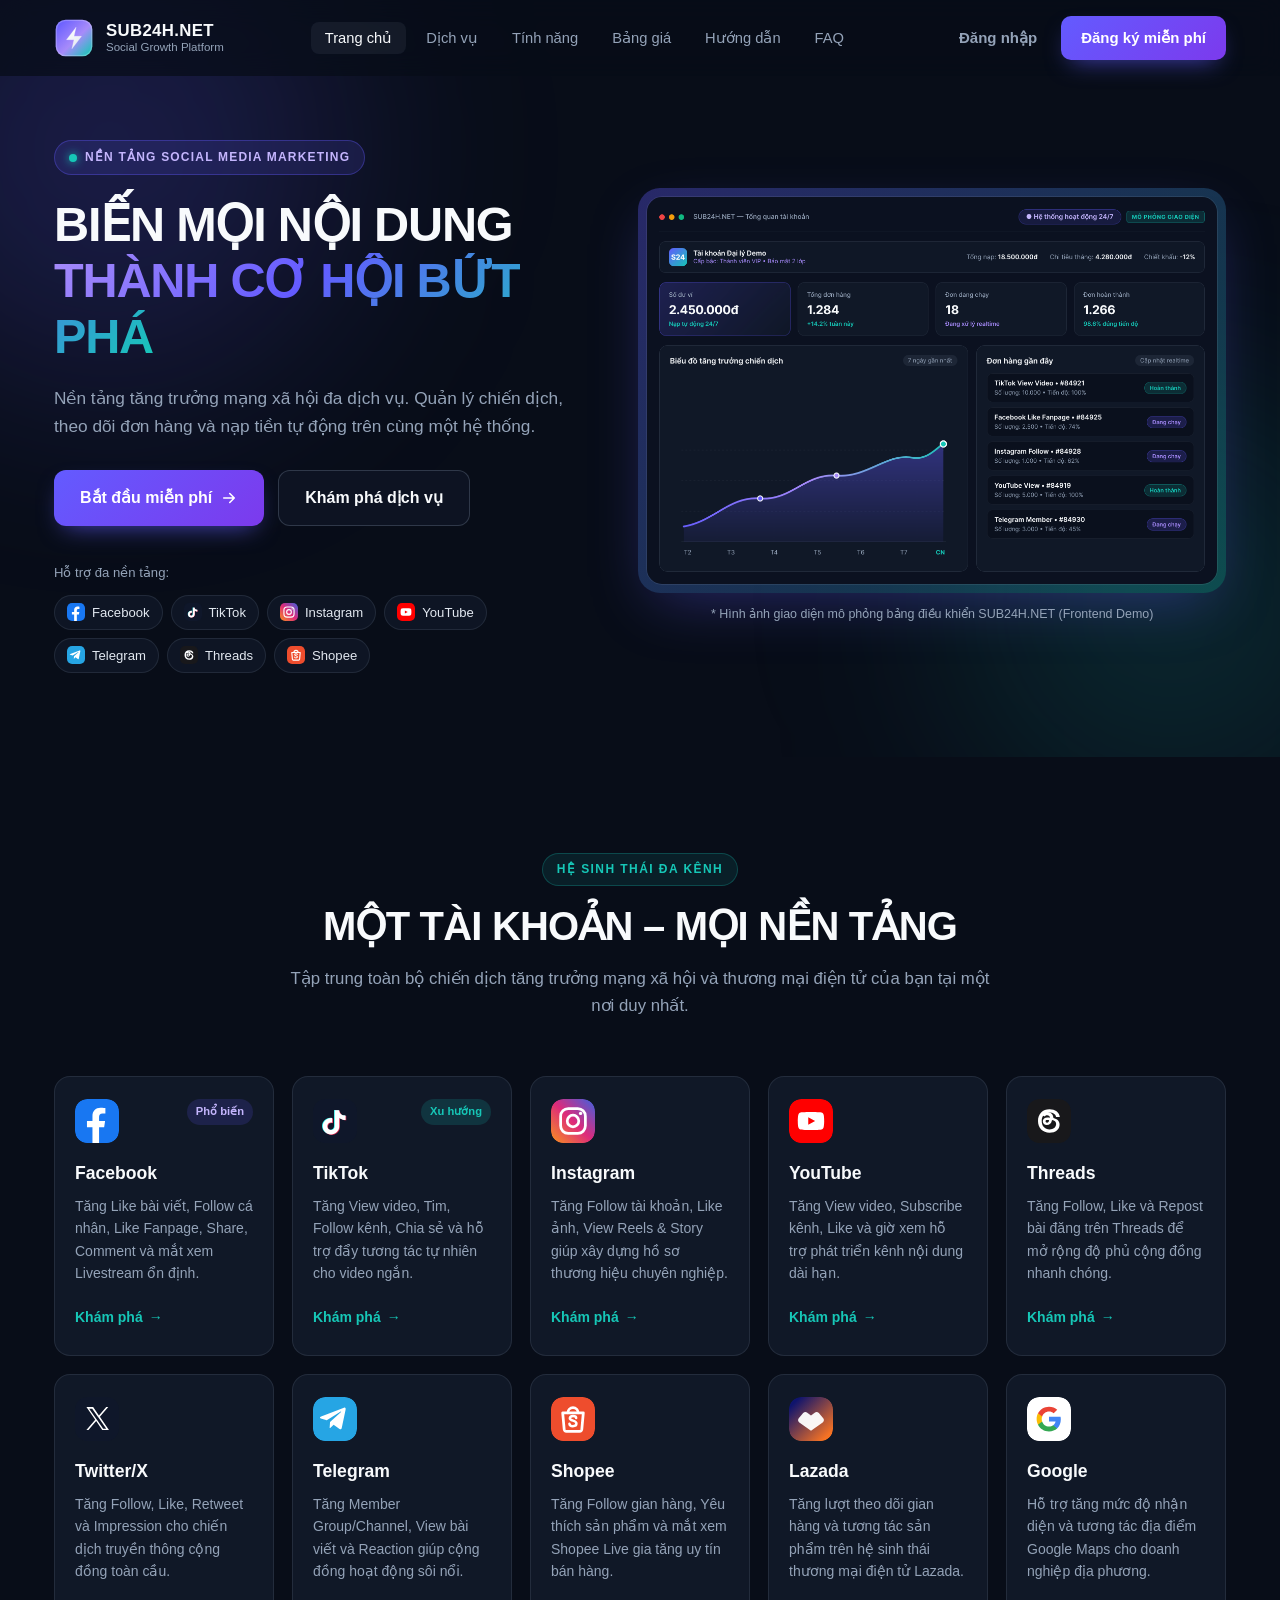
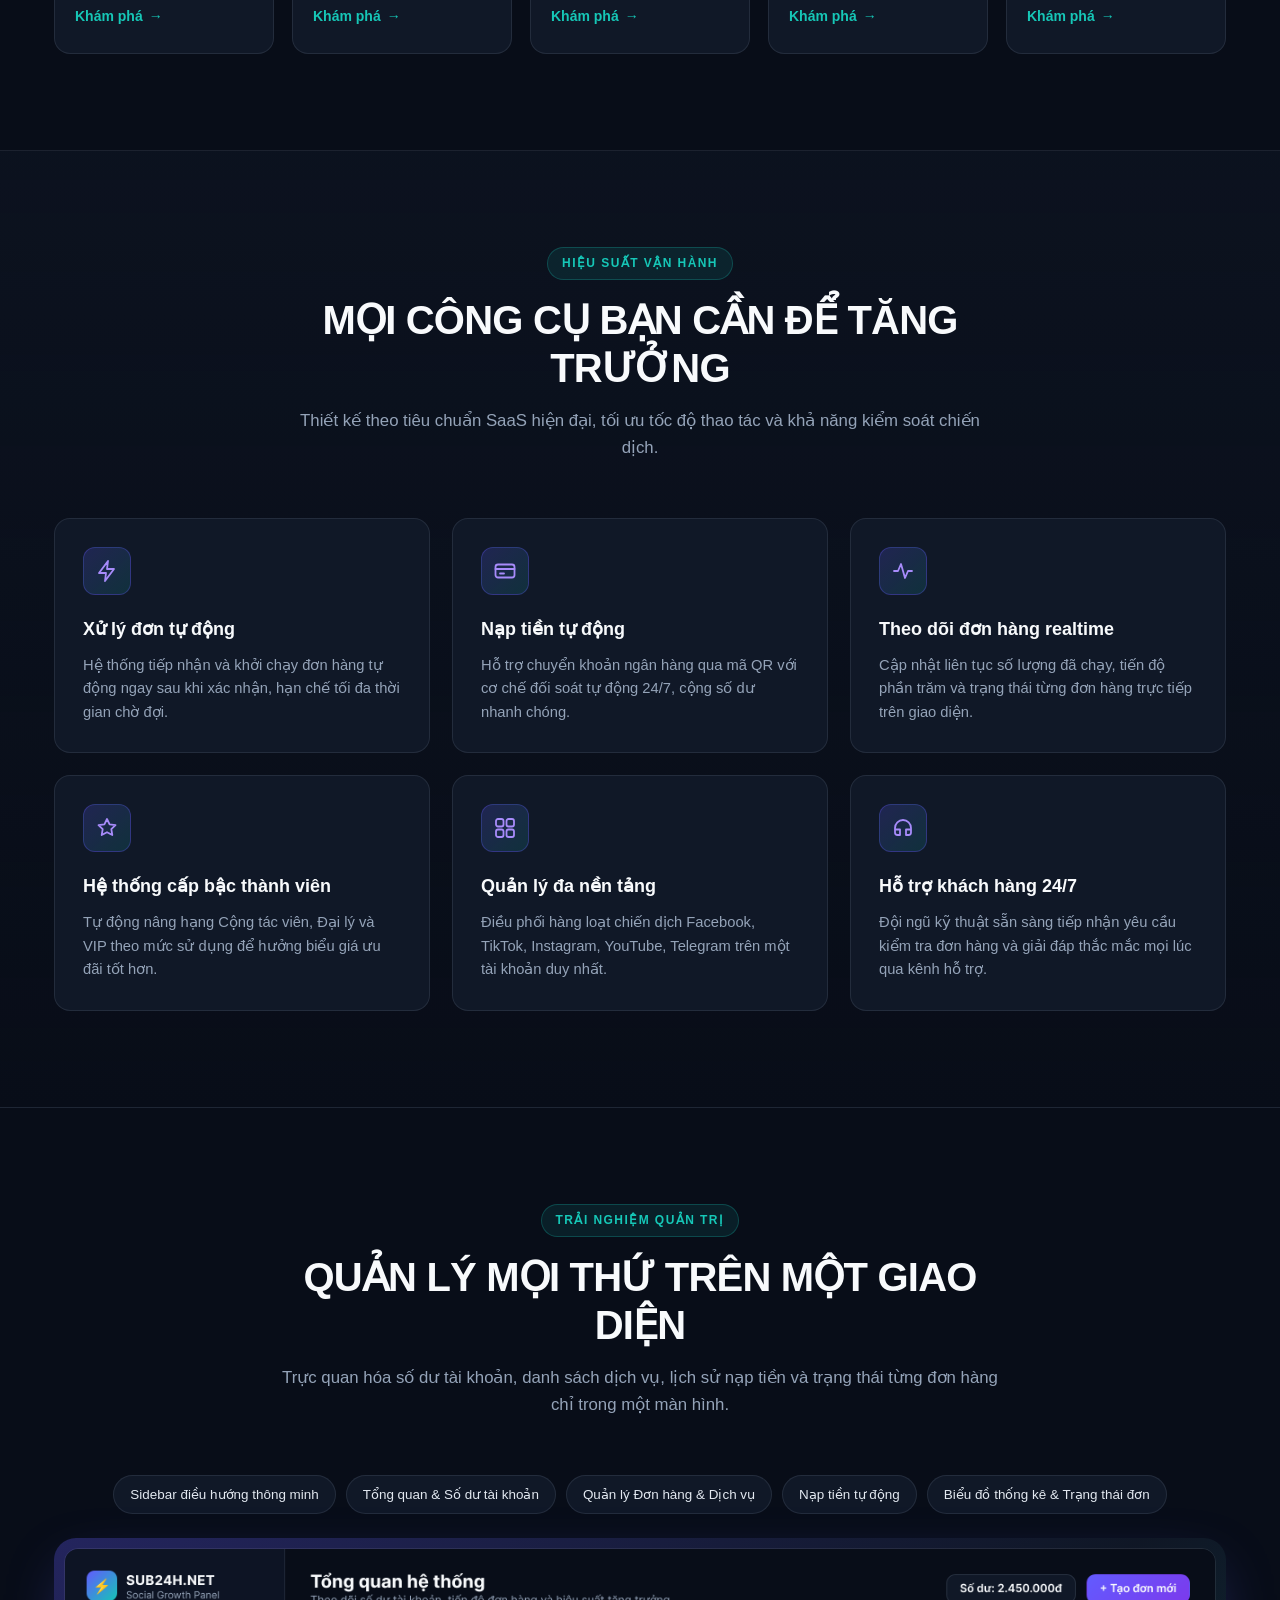
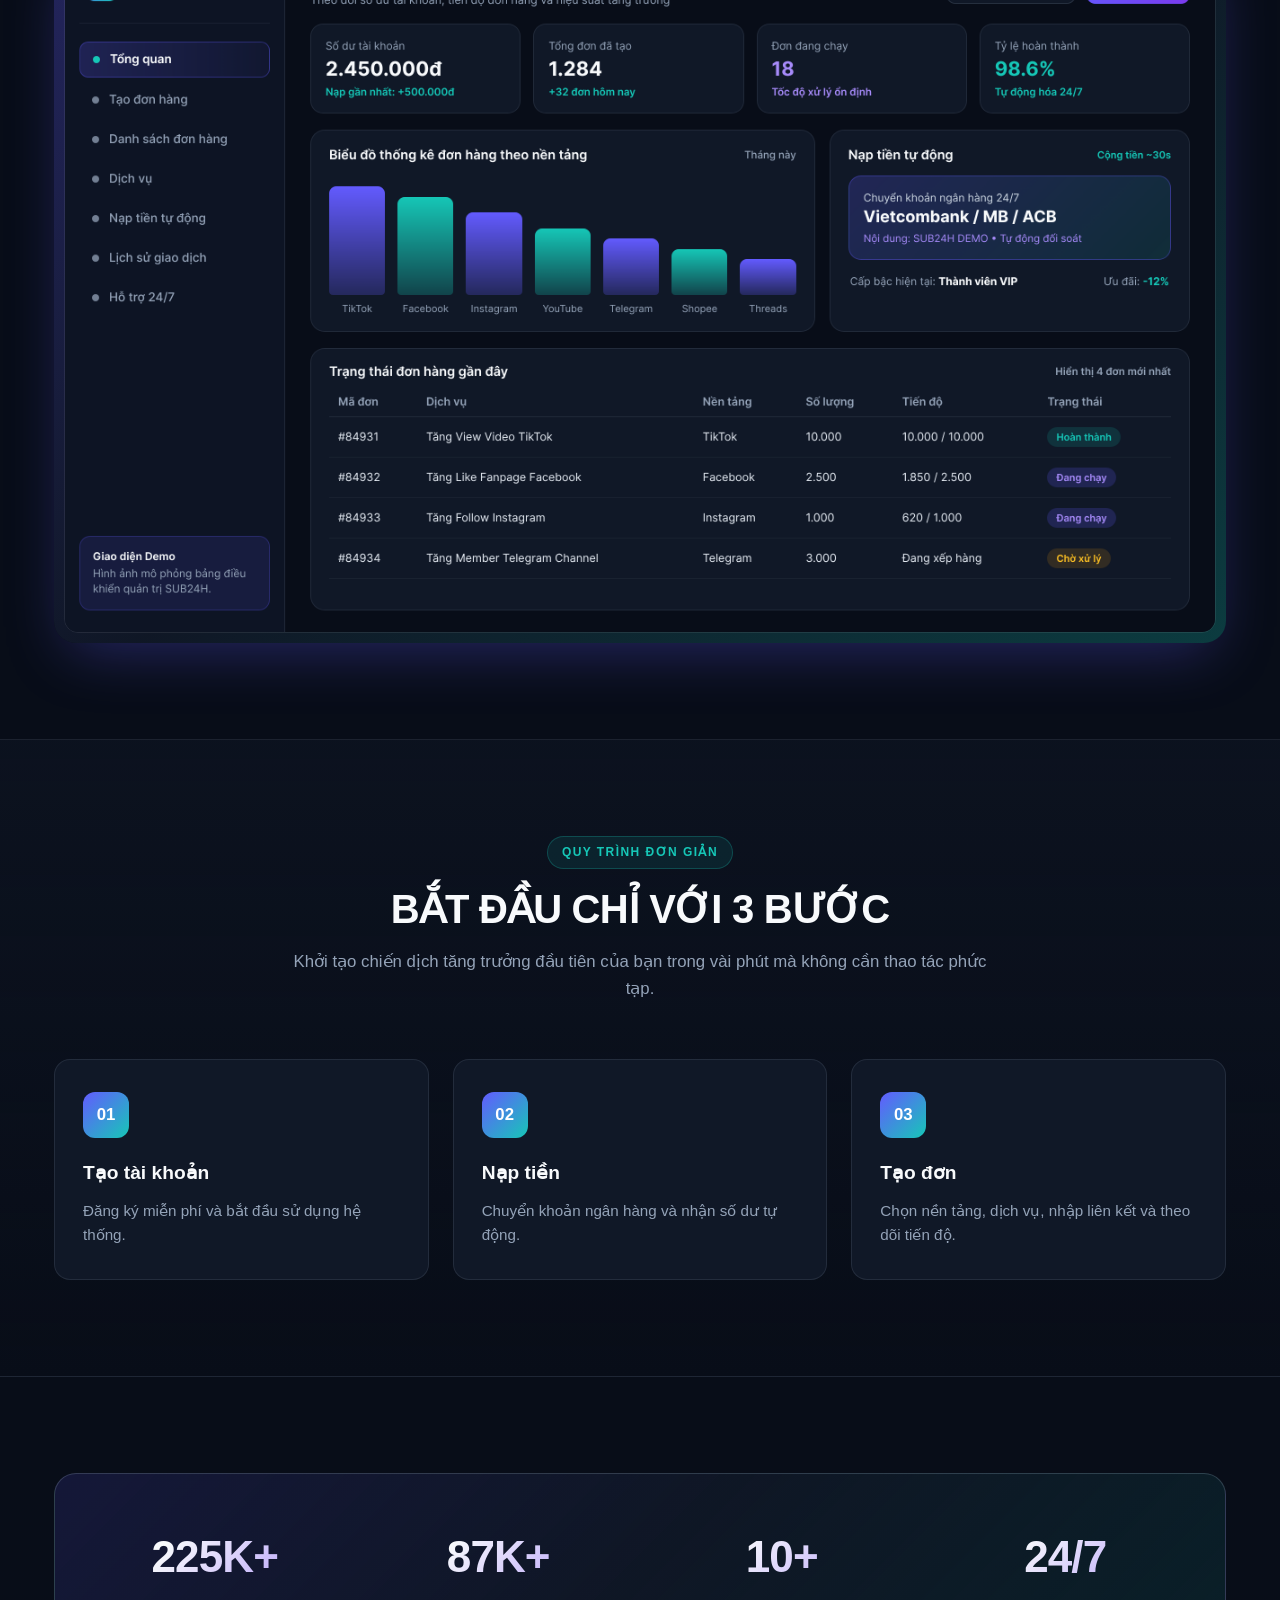
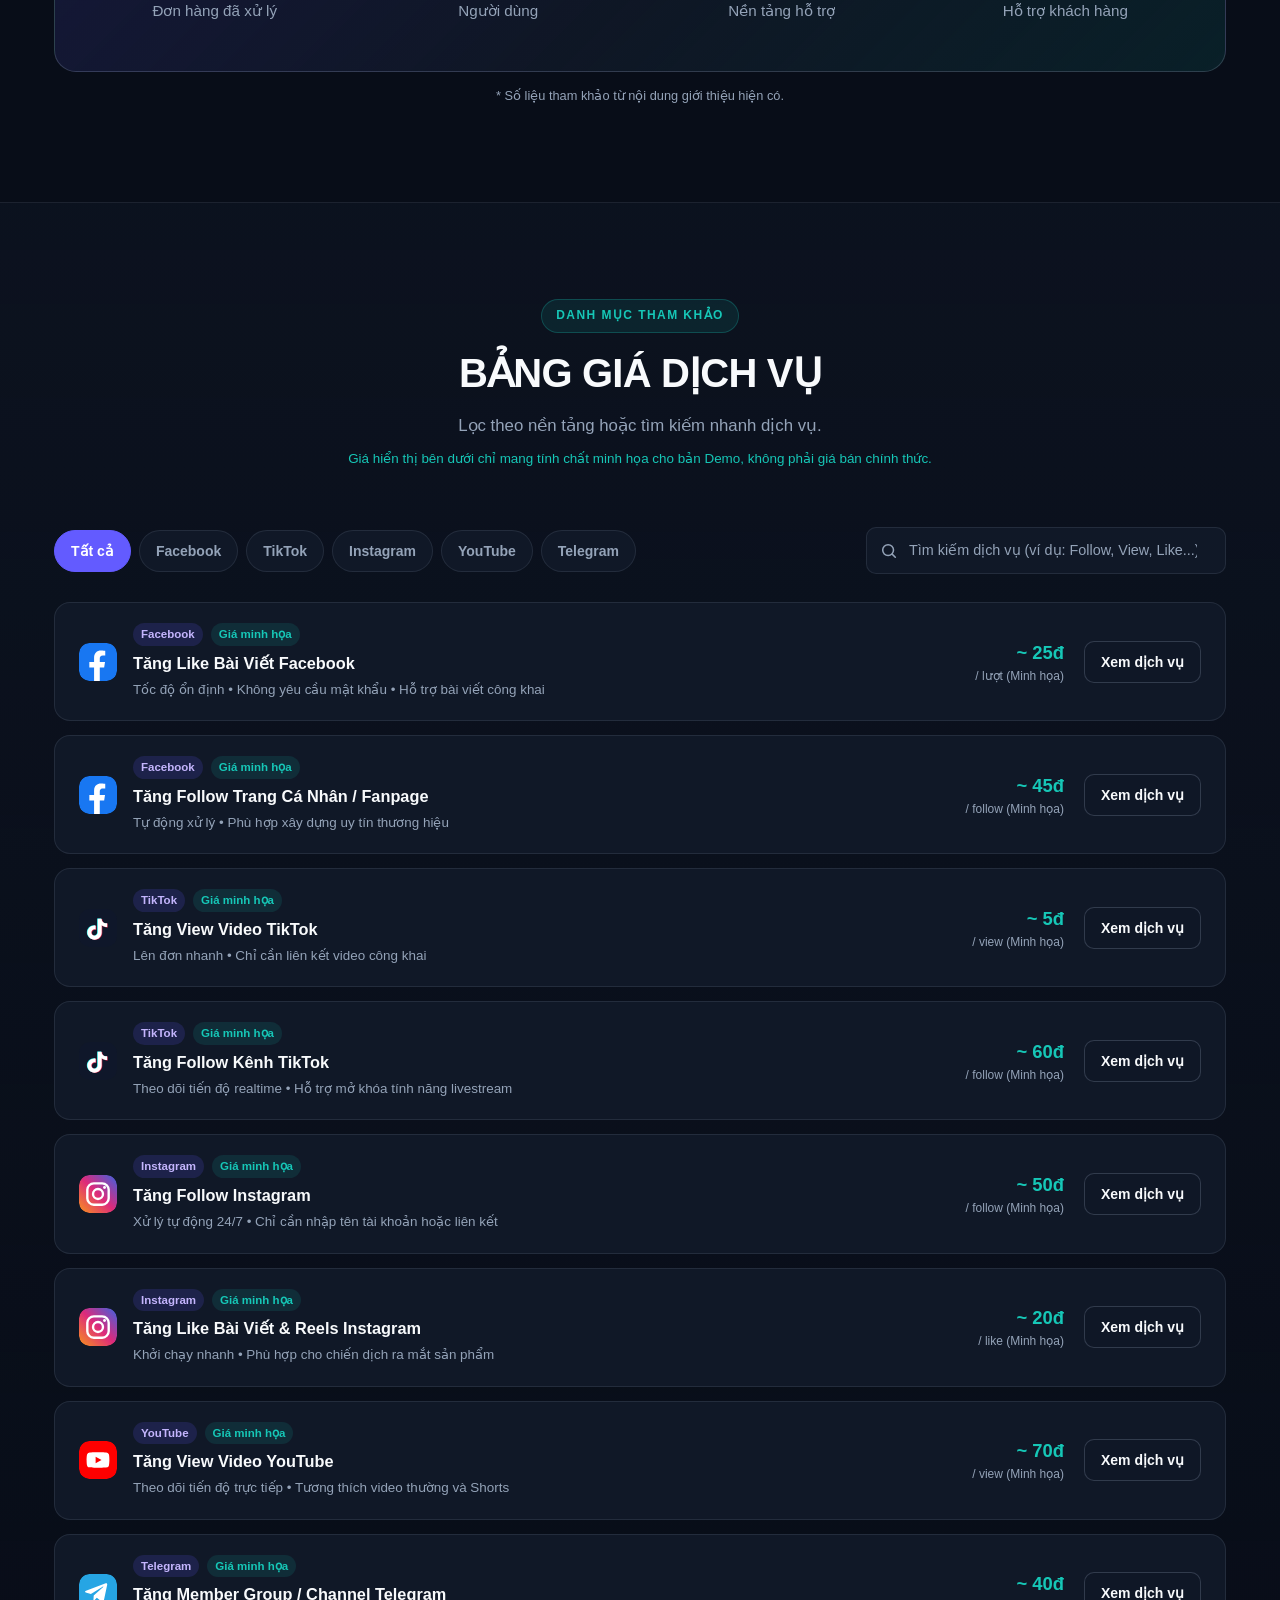
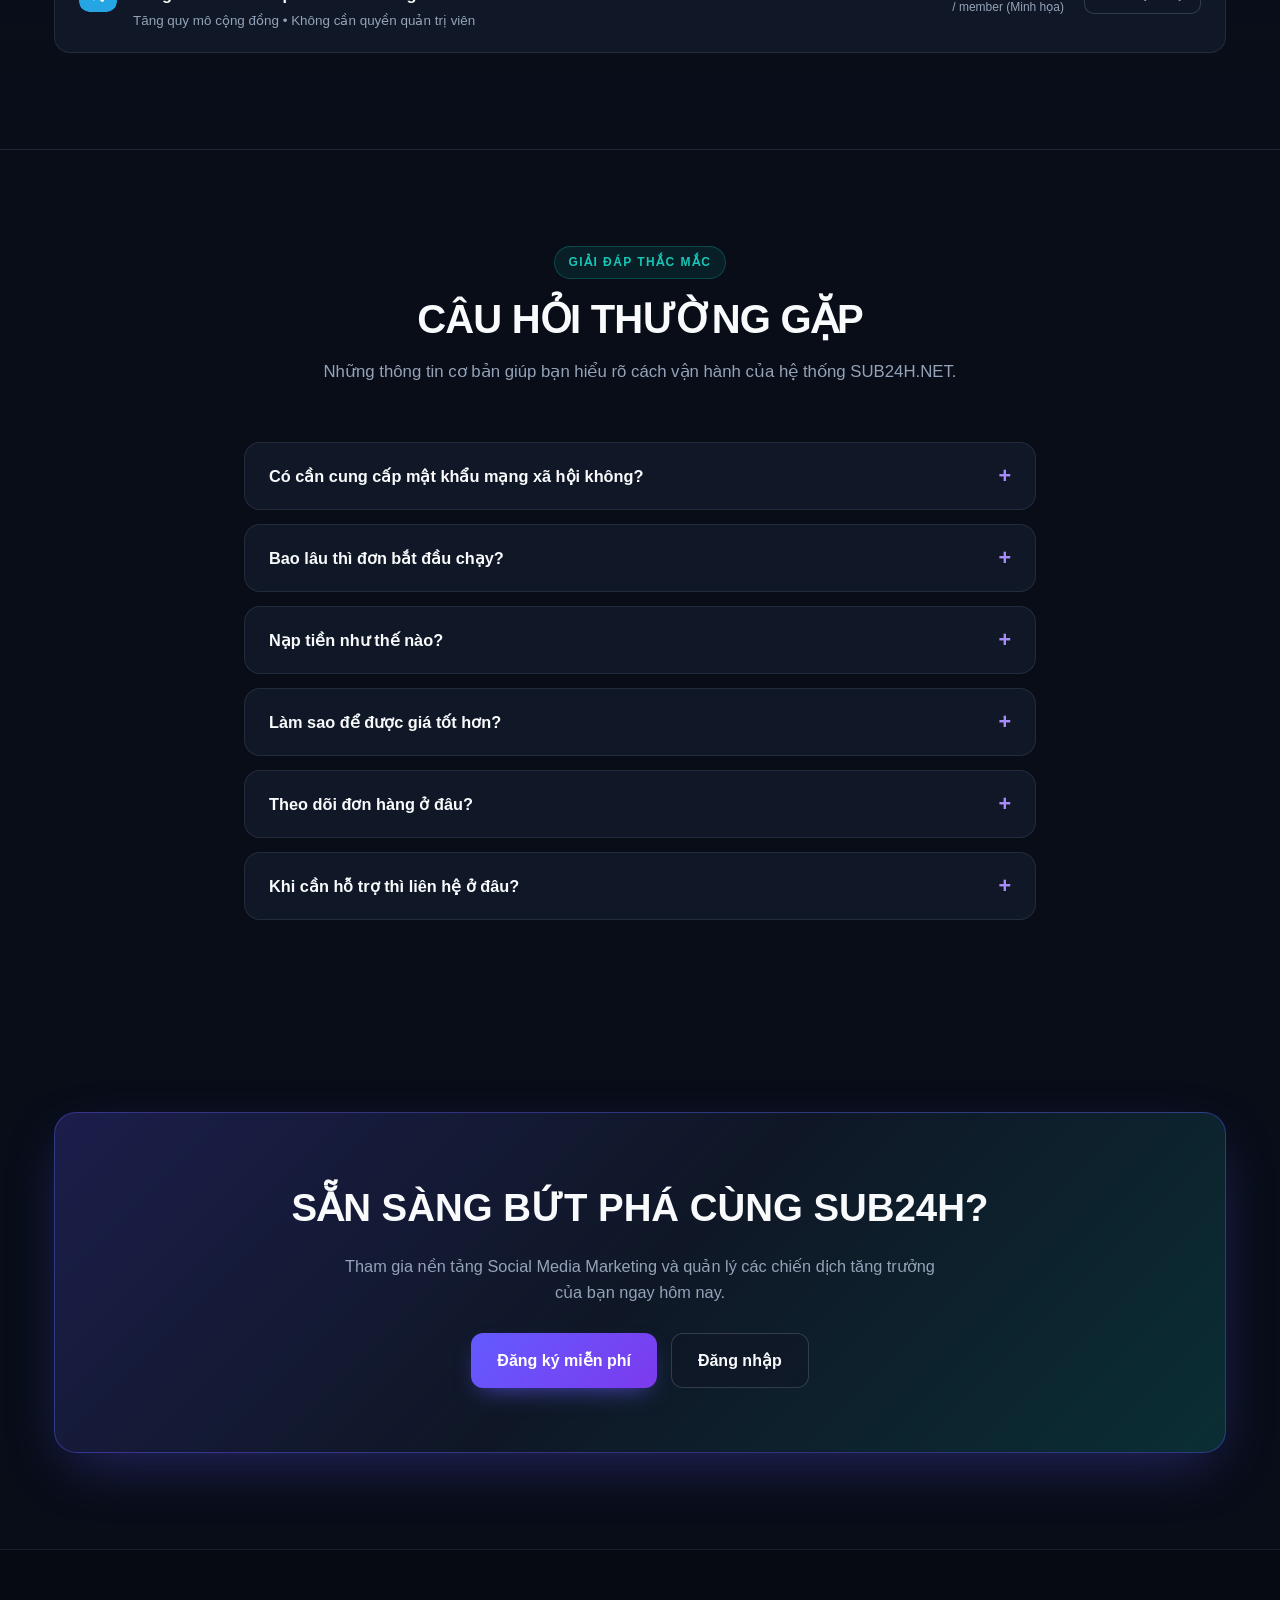
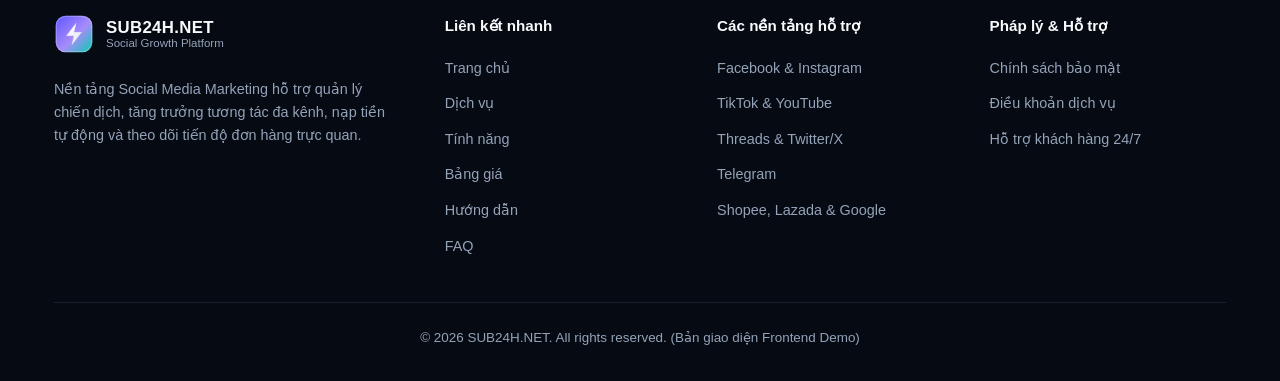
<file: ladingpage-dvmxhv1/index.html>
<!DOCTYPE html>
<html lang="vi">
<head>
  <meta charset="UTF-8">
  <meta name="viewport" content="width=device-width, initial-scale=1.0">
  <title>SUB24H.NET — Social Growth Platform | Nền Tảng Social Media Marketing</title>
  <meta name="description" content="SUB24H.NET — Nền tảng tăng trưởng mạng xã hội đa dịch vụ. Quản lý chiến dịch, theo dõi đơn hàng và nạp tiền tự động trên cùng một hệ thống.">
  <meta property="og:type" content="website">
  <meta property="og:title" content="SUB24H.NET — Biến Mọi Nội Dung Thành Cơ Hội Bứt Phá">
  <meta property="og:description" content="Nền tảng Social Media Marketing hiện đại hỗ trợ Facebook, TikTok, Instagram, YouTube, Telegram, Threads, Shopee và nhiều nền tảng khác.">
  <meta property="og:image" content="assets/images/hero-dashboard.png">
  <link rel="icon" type="image/svg+xml" href="assets/images/favicon.svg">
  <link rel="stylesheet" href="assets/css/style.css">
  <script src="assets/js/main.js" defer></script>
</head>
<body>
  <a class="skip-link" href="#main-content">Chuyển đến nội dung chính</a>

  <!-- SECTION 1: HEADER -->
  <header class="site-header" id="site-header">
    <div class="container header-inner">
      <a href="#hero" class="brand" aria-label="SUB24H.NET Trang chủ">
        <img src="assets/images/logo.svg" alt="Logo SUB24H" class="brand-logo" width="40" height="40">
        <div class="brand-text">
          <span class="brand-name">SUB24H.NET</span>
          <span class="brand-tagline">Social Growth Platform</span>
        </div>
      </a>

      <nav class="main-nav" id="main-nav" aria-label="Điều hướng chính">
        <ul class="nav-list">
          <li><a href="#hero" class="nav-link active">Trang chủ</a></li>
          <li><a href="#platforms" class="nav-link">Dịch vụ</a></li>
          <li><a href="#features" class="nav-link">Tính năng</a></li>
          <li><a href="#pricing" class="nav-link">Bảng giá</a></li>
          <li><a href="#how-it-works" class="nav-link">Hướng dẫn</a></li>
          <li><a href="#faq" class="nav-link">FAQ</a></li>
        </ul>
        <div class="nav-mobile-actions">
          <button type="button" class="btn btn-ghost btn-full" data-demo-action="login">Đăng nhập</button>
          <button type="button" class="btn btn-primary btn-full" data-demo-action="register">Đăng ký miễn phí</button>
        </div>
      </nav>

      <div class="header-actions">
        <button type="button" class="btn btn-ghost" data-demo-action="login">Đăng nhập</button>
        <button type="button" class="btn btn-primary" data-demo-action="register">Đăng ký miễn phí</button>
      </div>

      <button type="button" class="hamburger" id="hamburger-btn" aria-label="Mở menu điều hướng" aria-expanded="false" aria-controls="main-nav">
        <span class="hamburger-line"></span>
        <span class="hamburger-line"></span>
        <span class="hamburger-line"></span>
      </button>
    </div>
  </header>

  <main id="main-content">
    <!-- SECTION 2: HERO BANNER -->
    <section class="hero section" id="hero">
      <div class="hero-glow hero-glow-left" aria-hidden="true"></div>
      <div class="hero-glow hero-glow-right" aria-hidden="true"></div>
      <div class="container hero-grid">
        <div class="hero-content reveal">
          <div class="section-badge">
            <span class="badge-dot" aria-hidden="true"></span>
            NỀN TẢNG SOCIAL MEDIA MARKETING
          </div>
          <h1 class="hero-title">
            BIẾN MỌI NỘI DUNG<br>
            <span class="text-gradient">THÀNH CƠ HỘI BỨT PHÁ</span>
          </h1>
          <p class="hero-desc">
            Nền tảng tăng trưởng mạng xã hội đa dịch vụ. Quản lý chiến dịch, theo dõi đơn hàng và nạp tiền tự động trên cùng một hệ thống.
          </p>
          <div class="hero-ctas">
            <button type="button" class="btn btn-primary btn-lg" data-demo-action="register">
              Bắt đầu miễn phí
              <svg class="btn-icon" viewBox="0 0 20 20" fill="none" aria-hidden="true">
                <path d="M4.167 10h11.666m0 0L10.833 5m5 5-5 5" stroke="currentColor" stroke-width="1.8" stroke-linecap="round" stroke-linejoin="round"/>
              </svg>
            </button>
            <a href="#platforms" class="btn btn-outline btn-lg">Khám phá dịch vụ</a>
          </div>

          <div class="hero-platforms">
            <span class="hero-platforms-label">Hỗ trợ đa nền tảng:</span>
            <div class="hero-platform-pills">
              <span class="platform-pill"><img src="assets/images/platforms/facebook.svg" alt="" width="18" height="18">Facebook</span>
              <span class="platform-pill"><img src="assets/images/platforms/tiktok.svg" alt="" width="18" height="18">TikTok</span>
              <span class="platform-pill"><img src="assets/images/platforms/instagram.svg" alt="" width="18" height="18">Instagram</span>
              <span class="platform-pill"><img src="assets/images/platforms/youtube.svg" alt="" width="18" height="18">YouTube</span>
              <span class="platform-pill"><img src="assets/images/platforms/telegram.svg" alt="" width="18" height="18">Telegram</span>
              <span class="platform-pill"><img src="assets/images/platforms/threads.svg" alt="" width="18" height="18">Threads</span>
              <span class="platform-pill"><img src="assets/images/platforms/shopee.svg" alt="" width="18" height="18">Shopee</span>
            </div>
          </div>
        </div>

        <div class="hero-visual reveal">
          <div class="dashboard-frame">
            <img src="assets/images/hero-dashboard.png" alt="Hình ảnh mô phỏng giao diện Dashboard SUB24H.NET hiển thị tổng quan tài khoản, số dư ví, đơn hàng và biểu đồ tăng trưởng" class="hero-dashboard-img" width="1120" height="760">
          </div>
          <p class="visual-caption">* Hình ảnh giao diện mô phỏng bảng điều khiển SUB24H.NET (Frontend Demo)</p>
        </div>
      </div>
    </section>

    <!-- SECTION 3: SOCIAL PLATFORMS -->
    <section class="platforms section" id="platforms">
      <div class="container">
        <div class="section-header reveal">
          <span class="section-eyebrow">HỆ SINH THÁI ĐA KÊNH</span>
          <h2 class="section-title">MỘT TÀI KHOẢN – MỌI NỀN TẢNG</h2>
          <p class="section-subtitle">Tập trung toàn bộ chiến dịch tăng trưởng mạng xã hội và thương mại điện tử của bạn tại một nơi duy nhất.</p>
        </div>

        <div class="platforms-grid">
          <article class="platform-card reveal">
            <div class="platform-card-top">
              <img src="assets/images/platforms/facebook.svg" alt="Facebook" class="platform-icon" width="44" height="44" loading="lazy">
              <span class="platform-tag">Phổ biến</span>
            </div>
            <h3 class="platform-name">Facebook</h3>
            <p class="platform-desc">Tăng Like bài viết, Follow cá nhân, Like Fanpage, Share, Comment và mắt xem Livestream ổn định.</p>
            <button type="button" class="btn-link" data-explore-platform="Facebook">Khám phá <span aria-hidden="true">→</span></button>
          </article>

          <article class="platform-card reveal">
            <div class="platform-card-top">
              <img src="assets/images/platforms/tiktok.svg" alt="TikTok" class="platform-icon" width="44" height="44" loading="lazy">
              <span class="platform-tag tag-teal">Xu hướng</span>
            </div>
            <h3 class="platform-name">TikTok</h3>
            <p class="platform-desc">Tăng View video, Tim, Follow kênh, Chia sẻ và hỗ trợ đẩy tương tác tự nhiên cho video ngắn.</p>
            <button type="button" class="btn-link" data-explore-platform="TikTok">Khám phá <span aria-hidden="true">→</span></button>
          </article>

          <article class="platform-card reveal">
            <div class="platform-card-top">
              <img src="assets/images/platforms/instagram.svg" alt="Instagram" class="platform-icon" width="44" height="44" loading="lazy">
            </div>
            <h3 class="platform-name">Instagram</h3>
            <p class="platform-desc">Tăng Follow tài khoản, Like ảnh, View Reels & Story giúp xây dựng hồ sơ thương hiệu chuyên nghiệp.</p>
            <button type="button" class="btn-link" data-explore-platform="Instagram">Khám phá <span aria-hidden="true">→</span></button>
          </article>

          <article class="platform-card reveal">
            <div class="platform-card-top">
              <img src="assets/images/platforms/youtube.svg" alt="YouTube" class="platform-icon" width="44" height="44" loading="lazy">
            </div>
            <h3 class="platform-name">YouTube</h3>
            <p class="platform-desc">Tăng View video, Subscribe kênh, Like và giờ xem hỗ trợ phát triển kênh nội dung dài hạn.</p>
            <button type="button" class="btn-link" data-explore-platform="YouTube">Khám phá <span aria-hidden="true">→</span></button>
          </article>

          <article class="platform-card reveal">
            <div class="platform-card-top">
              <img src="assets/images/platforms/threads.svg" alt="Threads" class="platform-icon" width="44" height="44" loading="lazy">
            </div>
            <h3 class="platform-name">Threads</h3>
            <p class="platform-desc">Tăng Follow, Like và Repost bài đăng trên Threads để mở rộng độ phủ cộng đồng nhanh chóng.</p>
            <button type="button" class="btn-link" data-explore-platform="Threads">Khám phá <span aria-hidden="true">→</span></button>
          </article>

          <article class="platform-card reveal">
            <div class="platform-card-top">
              <img src="assets/images/platforms/twitter.svg" alt="Twitter/X" class="platform-icon" width="44" height="44" loading="lazy">
            </div>
            <h3 class="platform-name">Twitter/X</h3>
            <p class="platform-desc">Tăng Follow, Like, Retweet và Impression cho chiến dịch truyền thông cộng đồng toàn cầu.</p>
            <button type="button" class="btn-link" data-explore-platform="Twitter/X">Khám phá <span aria-hidden="true">→</span></button>
          </article>

          <article class="platform-card reveal">
            <div class="platform-card-top">
              <img src="assets/images/platforms/telegram.svg" alt="Telegram" class="platform-icon" width="44" height="44" loading="lazy">
            </div>
            <h3 class="platform-name">Telegram</h3>
            <p class="platform-desc">Tăng Member Group/Channel, View bài viết và Reaction giúp cộng đồng hoạt động sôi nổi.</p>
            <button type="button" class="btn-link" data-explore-platform="Telegram">Khám phá <span aria-hidden="true">→</span></button>
          </article>

          <article class="platform-card reveal">
            <div class="platform-card-top">
              <img src="assets/images/platforms/shopee.svg" alt="Shopee" class="platform-icon" width="44" height="44" loading="lazy">
            </div>
            <h3 class="platform-name">Shopee</h3>
            <p class="platform-desc">Tăng Follow gian hàng, Yêu thích sản phẩm và mắt xem Shopee Live gia tăng uy tín bán hàng.</p>
            <button type="button" class="btn-link" data-explore-platform="Shopee">Khám phá <span aria-hidden="true">→</span></button>
          </article>

          <article class="platform-card reveal">
            <div class="platform-card-top">
              <img src="assets/images/platforms/lazada.svg" alt="Lazada" class="platform-icon" width="44" height="44" loading="lazy">
            </div>
            <h3 class="platform-name">Lazada</h3>
            <p class="platform-desc">Tăng lượt theo dõi gian hàng và tương tác sản phẩm trên hệ sinh thái thương mại điện tử Lazada.</p>
            <button type="button" class="btn-link" data-explore-platform="Lazada">Khám phá <span aria-hidden="true">→</span></button>
          </article>

          <article class="platform-card reveal">
            <div class="platform-card-top">
              <img src="assets/images/platforms/google.svg" alt="Google" class="platform-icon" width="44" height="44" loading="lazy">
            </div>
            <h3 class="platform-name">Google</h3>
            <p class="platform-desc">Hỗ trợ tăng mức độ nhận diện và tương tác địa điểm Google Maps cho doanh nghiệp địa phương.</p>
            <button type="button" class="btn-link" data-explore-platform="Google">Khám phá <span aria-hidden="true">→</span></button>
          </article>
        </div>
      </div>
    </section>

    <!-- SECTION 4: FEATURES -->
    <section class="features section section-alt" id="features">
      <div class="container">
        <div class="section-header reveal">
          <span class="section-eyebrow">HIỆU SUẤT VẬN HÀNH</span>
          <h2 class="section-title">MỌI CÔNG CỤ BẠN CẦN ĐỂ TĂNG TRƯỞNG</h2>
          <p class="section-subtitle">Thiết kế theo tiêu chuẩn SaaS hiện đại, tối ưu tốc độ thao tác và khả năng kiểm soát chiến dịch.</p>
        </div>

        <div class="features-grid">
          <article class="feature-card reveal">
            <div class="feature-icon-wrap">
              <svg viewBox="0 0 24 24" fill="none" aria-hidden="true">
                <path d="M13 2L4 14h7l-1 8 9-12h-7l1-8z" stroke="currentColor" stroke-width="1.8" stroke-linecap="round" stroke-linejoin="round"/>
              </svg>
            </div>
            <h3 class="feature-title">Xử lý đơn tự động</h3>
            <p class="feature-desc">Hệ thống tiếp nhận và khởi chạy đơn hàng tự động ngay sau khi xác nhận, hạn chế tối đa thời gian chờ đợi.</p>
          </article>

          <article class="feature-card reveal">
            <div class="feature-icon-wrap">
              <svg viewBox="0 0 24 24" fill="none" aria-hidden="true">
                <rect x="2.5" y="5.5" width="19" height="13" rx="2.5" stroke="currentColor" stroke-width="1.8"/>
                <path d="M2.5 10h19M7 14.5h4" stroke="currentColor" stroke-width="1.8" stroke-linecap="round"/>
              </svg>
            </div>
            <h3 class="feature-title">Nạp tiền tự động</h3>
            <p class="feature-desc">Hỗ trợ chuyển khoản ngân hàng qua mã QR với cơ chế đối soát tự động 24/7, cộng số dư nhanh chóng.</p>
          </article>

          <article class="feature-card reveal">
            <div class="feature-icon-wrap">
              <svg viewBox="0 0 24 24" fill="none" aria-hidden="true">
                <path d="M3 12h4l3-7 4 14 3-7h4" stroke="currentColor" stroke-width="1.8" stroke-linecap="round" stroke-linejoin="round"/>
              </svg>
            </div>
            <h3 class="feature-title">Theo dõi đơn hàng realtime</h3>
            <p class="feature-desc">Cập nhật liên tục số lượng đã chạy, tiến độ phần trăm và trạng thái từng đơn hàng trực tiếp trên giao diện.</p>
          </article>

          <article class="feature-card reveal">
            <div class="feature-icon-wrap">
              <svg viewBox="0 0 24 24" fill="none" aria-hidden="true">
                <path d="M12 3l2.6 5.3 5.9.8-4.2 4.1 1 5.8L12 16.2 6.7 19l1-5.8L3.5 9.1l5.9-.8L12 3z" stroke="currentColor" stroke-width="1.8" stroke-linejoin="round"/>
              </svg>
            </div>
            <h3 class="feature-title">Hệ thống cấp bậc thành viên</h3>
            <p class="feature-desc">Tự động nâng hạng Cộng tác viên, Đại lý và VIP theo mức sử dụng để hưởng biểu giá ưu đãi tốt hơn.</p>
          </article>

          <article class="feature-card reveal">
            <div class="feature-icon-wrap">
              <svg viewBox="0 0 24 24" fill="none" aria-hidden="true">
                <rect x="3" y="3" width="7.5" height="7.5" rx="2" stroke="currentColor" stroke-width="1.8"/>
                <rect x="13.5" y="3" width="7.5" height="7.5" rx="2" stroke="currentColor" stroke-width="1.8"/>
                <rect x="3" y="13.5" width="7.5" height="7.5" rx="2" stroke="currentColor" stroke-width="1.8"/>
                <rect x="13.5" y="13.5" width="7.5" height="7.5" rx="2" stroke="currentColor" stroke-width="1.8"/>
              </svg>
            </div>
            <h3 class="feature-title">Quản lý đa nền tảng</h3>
            <p class="feature-desc">Điều phối hàng loạt chiến dịch Facebook, TikTok, Instagram, YouTube, Telegram trên một tài khoản duy nhất.</p>
          </article>

          <article class="feature-card reveal">
            <div class="feature-icon-wrap">
              <svg viewBox="0 0 24 24" fill="none" aria-hidden="true">
                <path d="M4 12a8 8 0 0116 0v4.5a2.5 2.5 0 01-2.5 2.5H15v-5.5h5M4 12v4.5A2.5 2.5 0 006.5 19H9v-5.5H4" stroke="currentColor" stroke-width="1.8" stroke-linecap="round" stroke-linejoin="round"/>
              </svg>
            </div>
            <h3 class="feature-title">Hỗ trợ khách hàng 24/7</h3>
            <p class="feature-desc">Đội ngũ kỹ thuật sẵn sàng tiếp nhận yêu cầu kiểm tra đơn hàng và giải đáp thắc mắc mọi lúc qua kênh hỗ trợ.</p>
          </article>
        </div>
      </div>
    </section>

    <!-- SECTION 5: DASHBOARD PREVIEW -->
    <section class="dashboard-preview section" id="dashboard-preview">
      <div class="container">
        <div class="section-header reveal">
          <span class="section-eyebrow">TRẢI NGHIỆM QUẢN TRỊ</span>
          <h2 class="section-title">QUẢN LÝ MỌI THỨ TRÊN MỘT GIAO DIỆN</h2>
          <p class="section-subtitle">Trực quan hóa số dư tài khoản, danh sách dịch vụ, lịch sử nạp tiền và trạng thái từng đơn hàng chỉ trong một màn hình.</p>
        </div>

        <div class="preview-showcase reveal">
          <div class="preview-highlights">
            <span class="preview-chip">Sidebar điều hướng thông minh</span>
            <span class="preview-chip">Tổng quan &amp; Số dư tài khoản</span>
            <span class="preview-chip">Quản lý Đơn hàng &amp; Dịch vụ</span>
            <span class="preview-chip">Nạp tiền tự động</span>
            <span class="preview-chip">Biểu đồ thống kê &amp; Trạng thái đơn</span>
          </div>
          <div class="preview-frame">
            <img src="assets/images/dashboard-preview.png" alt="Hình ảnh mô phỏng giao diện quản lý toàn diện của hệ thống SUB24H.NET" class="preview-img" width="1280" height="760" loading="lazy">
          </div>
        </div>
      </div>
    </section>

    <!-- SECTION 6: HOW IT WORKS -->
    <section class="how-it-works section section-alt" id="how-it-works">
      <div class="container">
        <div class="section-header reveal">
          <span class="section-eyebrow">QUY TRÌNH ĐƠN GIẢN</span>
          <h2 class="section-title">BẮT ĐẦU CHỈ VỚI 3 BƯỚC</h2>
          <p class="section-subtitle">Khởi tạo chiến dịch tăng trưởng đầu tiên của bạn trong vài phút mà không cần thao tác phức tạp.</p>
        </div>

        <div class="steps-grid">
          <article class="step-card reveal">
            <div class="step-number">01</div>
            <h3 class="step-title">Tạo tài khoản</h3>
            <p class="step-desc">Đăng ký miễn phí và bắt đầu sử dụng hệ thống.</p>
          </article>

          <article class="step-card reveal">
            <div class="step-number">02</div>
            <h3 class="step-title">Nạp tiền</h3>
            <p class="step-desc">Chuyển khoản ngân hàng và nhận số dư tự động.</p>
          </article>

          <article class="step-card reveal">
            <div class="step-number">03</div>
            <h3 class="step-title">Tạo đơn</h3>
            <p class="step-desc">Chọn nền tảng, dịch vụ, nhập liên kết và theo dõi tiến độ.</p>
          </article>
        </div>
      </div>
    </section>

    <!-- SECTION 7: STATISTICS -->
    <section class="statistics section" id="statistics" aria-label="Thống kê nền tảng">
      <div class="container">
        <div class="stats-grid reveal">
          <div class="stat-box">
            <div class="stat-value" data-counter="225" data-suffix="K+">225K+</div>
            <div class="stat-label">Đơn hàng đã xử lý</div>
          </div>
          <div class="stat-box">
            <div class="stat-value" data-counter="87" data-suffix="K+">87K+</div>
            <div class="stat-label">Người dùng</div>
          </div>
          <div class="stat-box">
            <div class="stat-value" data-counter="10" data-suffix="+">10+</div>
            <div class="stat-label">Nền tảng hỗ trợ</div>
          </div>
          <div class="stat-box">
            <div class="stat-value">24/7</div>
            <div class="stat-label">Hỗ trợ khách hàng</div>
          </div>
        </div>
        <p class="stats-note">* Số liệu tham khảo từ nội dung giới thiệu hiện có.</p>
      </div>
    </section>

    <!-- SECTION 8: PRICING PREVIEW -->
    <section class="pricing section section-alt" id="pricing">
      <div class="container">
        <div class="section-header reveal">
          <span class="section-eyebrow">DANH MỤC THAM KHẢO</span>
          <h2 class="section-title">BẢNG GIÁ DỊCH VỤ</h2>
          <p class="section-subtitle">
            Lọc theo nền tảng hoặc tìm kiếm nhanh dịch vụ.
            <span class="demo-price-note">Giá hiển thị bên dưới chỉ mang tính chất minh họa cho bản Demo, không phải giá bán chính thức.</span>
          </p>
        </div>

        <div class="pricing-controls reveal">
          <div class="filter-tabs" role="tablist" aria-label="Lọc dịch vụ theo nền tảng">
            <button type="button" class="filter-tab active" data-filter="all" role="tab" aria-selected="true">Tất cả</button>
            <button type="button" class="filter-tab" data-filter="Facebook" role="tab" aria-selected="false">Facebook</button>
            <button type="button" class="filter-tab" data-filter="TikTok" role="tab" aria-selected="false">TikTok</button>
            <button type="button" class="filter-tab" data-filter="Instagram" role="tab" aria-selected="false">Instagram</button>
            <button type="button" class="filter-tab" data-filter="YouTube" role="tab" aria-selected="false">YouTube</button>
            <button type="button" class="filter-tab" data-filter="Telegram" role="tab" aria-selected="false">Telegram</button>
          </div>

          <div class="search-box">
            <svg class="search-icon" viewBox="0 0 20 20" fill="none" aria-hidden="true">
              <circle cx="9" cy="9" r="6" stroke="currentColor" stroke-width="1.7"/>
              <path d="M13.5 13.5L17 17" stroke="currentColor" stroke-width="1.7" stroke-linecap="round"/>
            </svg>
            <input type="search" id="service-search" class="search-input" placeholder="Tìm kiếm dịch vụ (ví dụ: Follow, View, Like...)" aria-label="Tìm kiếm dịch vụ">
          </div>
        </div>

        <div class="pricing-list" id="pricing-list">
          <article class="pricing-item reveal" data-platform="Facebook" data-search="facebook like bài viết fanpage tương tác">
            <div class="pricing-item-main">
              <img src="assets/images/platforms/facebook.svg" alt="Facebook" class="pricing-icon" width="36" height="36" loading="lazy">
              <div>
                <div class="pricing-badges">
                  <span class="badge-platform">Facebook</span>
                  <span class="badge-demo-label">Giá minh họa</span>
                </div>
                <h3 class="pricing-name">Tăng Like Bài Viết Facebook</h3>
                <p class="pricing-meta">Tốc độ ổn định • Không yêu cầu mật khẩu • Hỗ trợ bài viết công khai</p>
              </div>
            </div>
            <div class="pricing-item-right">
              <div class="pricing-price">
                <span class="price-amount">~ 25đ</span>
                <span class="price-unit">/ lượt (Minh họa)</span>
              </div>
              <button type="button" class="btn btn-outline btn-sm" data-service-name="Tăng Like Bài Viết Facebook" data-service-platform="Facebook" data-service-price="~ 25đ / lượt (Minh họa)">Xem dịch vụ</button>
            </div>
          </article>

          <article class="pricing-item reveal" data-platform="Facebook" data-search="facebook follow cá nhân trang fanpage">
            <div class="pricing-item-main">
              <img src="assets/images/platforms/facebook.svg" alt="Facebook" class="pricing-icon" width="36" height="36" loading="lazy">
              <div>
                <div class="pricing-badges">
                  <span class="badge-platform">Facebook</span>
                  <span class="badge-demo-label">Giá minh họa</span>
                </div>
                <h3 class="pricing-name">Tăng Follow Trang Cá Nhân / Fanpage</h3>
                <p class="pricing-meta">Tự động xử lý • Phù hợp xây dựng uy tín thương hiệu</p>
              </div>
            </div>
            <div class="pricing-item-right">
              <div class="pricing-price">
                <span class="price-amount">~ 45đ</span>
                <span class="price-unit">/ follow (Minh họa)</span>
              </div>
              <button type="button" class="btn btn-outline btn-sm" data-service-name="Tăng Follow Trang Cá Nhân / Fanpage" data-service-platform="Facebook" data-service-price="~ 45đ / follow (Minh họa)">Xem dịch vụ</button>
            </div>
          </article>

          <article class="pricing-item reveal" data-platform="TikTok" data-search="tiktok view video lượt xem ngắn">
            <div class="pricing-item-main">
              <img src="assets/images/platforms/tiktok.svg" alt="TikTok" class="pricing-icon" width="36" height="36" loading="lazy">
              <div>
                <div class="pricing-badges">
                  <span class="badge-platform">TikTok</span>
                  <span class="badge-demo-label">Giá minh họa</span>
                </div>
                <h3 class="pricing-name">Tăng View Video TikTok</h3>
                <p class="pricing-meta">Lên đơn nhanh • Chỉ cần liên kết video công khai</p>
              </div>
            </div>
            <div class="pricing-item-right">
              <div class="pricing-price">
                <span class="price-amount">~ 5đ</span>
                <span class="price-unit">/ view (Minh họa)</span>
              </div>
              <button type="button" class="btn btn-outline btn-sm" data-service-name="Tăng View Video TikTok" data-service-platform="TikTok" data-service-price="~ 5đ / view (Minh họa)">Xem dịch vụ</button>
            </div>
          </article>

          <article class="pricing-item reveal" data-platform="TikTok" data-search="tiktok follow tim kênh">
            <div class="pricing-item-main">
              <img src="assets/images/platforms/tiktok.svg" alt="TikTok" class="pricing-icon" width="36" height="36" loading="lazy">
              <div>
                <div class="pricing-badges">
                  <span class="badge-platform">TikTok</span>
                  <span class="badge-demo-label">Giá minh họa</span>
                </div>
                <h3 class="pricing-name">Tăng Follow Kênh TikTok</h3>
                <p class="pricing-meta">Theo dõi tiến độ realtime • Hỗ trợ mở khóa tính năng livestream</p>
              </div>
            </div>
            <div class="pricing-item-right">
              <div class="pricing-price">
                <span class="price-amount">~ 60đ</span>
                <span class="price-unit">/ follow (Minh họa)</span>
              </div>
              <button type="button" class="btn btn-outline btn-sm" data-service-name="Tăng Follow Kênh TikTok" data-service-platform="TikTok" data-service-price="~ 60đ / follow (Minh họa)">Xem dịch vụ</button>
            </div>
          </article>

          <article class="pricing-item reveal" data-platform="Instagram" data-search="instagram follow like reels ảnh">
            <div class="pricing-item-main">
              <img src="assets/images/platforms/instagram.svg" alt="Instagram" class="pricing-icon" width="36" height="36" loading="lazy">
              <div>
                <div class="pricing-badges">
                  <span class="badge-platform">Instagram</span>
                  <span class="badge-demo-label">Giá minh họa</span>
                </div>
                <h3 class="pricing-name">Tăng Follow Instagram</h3>
                <p class="pricing-meta">Xử lý tự động 24/7 • Chỉ cần nhập tên tài khoản hoặc liên kết</p>
              </div>
            </div>
            <div class="pricing-item-right">
              <div class="pricing-price">
                <span class="price-amount">~ 50đ</span>
                <span class="price-unit">/ follow (Minh họa)</span>
              </div>
              <button type="button" class="btn btn-outline btn-sm" data-service-name="Tăng Follow Instagram" data-service-platform="Instagram" data-service-price="~ 50đ / follow (Minh họa)">Xem dịch vụ</button>
            </div>
          </article>

          <article class="pricing-item reveal" data-platform="Instagram" data-search="instagram like bài viết reels">
            <div class="pricing-item-main">
              <img src="assets/images/platforms/instagram.svg" alt="Instagram" class="pricing-icon" width="36" height="36" loading="lazy">
              <div>
                <div class="pricing-badges">
                  <span class="badge-platform">Instagram</span>
                  <span class="badge-demo-label">Giá minh họa</span>
                </div>
                <h3 class="pricing-name">Tăng Like Bài Viết &amp; Reels Instagram</h3>
                <p class="pricing-meta">Khởi chạy nhanh • Phù hợp cho chiến dịch ra mắt sản phẩm</p>
              </div>
            </div>
            <div class="pricing-item-right">
              <div class="pricing-price">
                <span class="price-amount">~ 20đ</span>
                <span class="price-unit">/ like (Minh họa)</span>
              </div>
              <button type="button" class="btn btn-outline btn-sm" data-service-name="Tăng Like Bài Viết &amp; Reels Instagram" data-service-platform="Instagram" data-service-price="~ 20đ / like (Minh họa)">Xem dịch vụ</button>
            </div>
          </article>

          <article class="pricing-item reveal" data-platform="YouTube" data-search="youtube view video subscribe kênh">
            <div class="pricing-item-main">
              <img src="assets/images/platforms/youtube.svg" alt="YouTube" class="pricing-icon" width="36" height="36" loading="lazy">
              <div>
                <div class="pricing-badges">
                  <span class="badge-platform">YouTube</span>
                  <span class="badge-demo-label">Giá minh họa</span>
                </div>
                <h3 class="pricing-name">Tăng View Video YouTube</h3>
                <p class="pricing-meta">Theo dõi tiến độ trực tiếp • Tương thích video thường và Shorts</p>
              </div>
            </div>
            <div class="pricing-item-right">
              <div class="pricing-price">
                <span class="price-amount">~ 70đ</span>
                <span class="price-unit">/ view (Minh họa)</span>
              </div>
              <button type="button" class="btn btn-outline btn-sm" data-service-name="Tăng View Video YouTube" data-service-platform="YouTube" data-service-price="~ 70đ / view (Minh họa)">Xem dịch vụ</button>
            </div>
          </article>

          <article class="pricing-item reveal" data-platform="Telegram" data-search="telegram member group channel view">
            <div class="pricing-item-main">
              <img src="assets/images/platforms/telegram.svg" alt="Telegram" class="pricing-icon" width="36" height="36" loading="lazy">
              <div>
                <div class="pricing-badges">
                  <span class="badge-platform">Telegram</span>
                  <span class="badge-demo-label">Giá minh họa</span>
                </div>
                <h3 class="pricing-name">Tăng Member Group / Channel Telegram</h3>
                <p class="pricing-meta">Tăng quy mô cộng đồng • Không cần quyền quản trị viên</p>
              </div>
            </div>
            <div class="pricing-item-right">
              <div class="pricing-price">
                <span class="price-amount">~ 40đ</span>
                <span class="price-unit">/ member (Minh họa)</span>
              </div>
              <button type="button" class="btn btn-outline btn-sm" data-service-name="Tăng Member Group / Channel Telegram" data-service-platform="Telegram" data-service-price="~ 40đ / member (Minh họa)">Xem dịch vụ</button>
            </div>
          </article>
        </div>

        <div class="pricing-empty hidden" id="pricing-empty">
          Không tìm thấy dịch vụ phù hợp với từ khóa của bạn. Vui lòng thử từ khóa hoặc bộ lọc khác.
        </div>
      </div>
    </section>

    <!-- SECTION 9: FAQ -->
    <section class="faq section" id="faq">
      <div class="container faq-container">
        <div class="section-header reveal">
          <span class="section-eyebrow">GIẢI ĐÁP THẮC MẮC</span>
          <h2 class="section-title">CÂU HỎI THƯỜNG GẶP</h2>
          <p class="section-subtitle">Những thông tin cơ bản giúp bạn hiểu rõ cách vận hành của hệ thống SUB24H.NET.</p>
        </div>

        <div class="faq-list" id="faq-list">
          <div class="faq-item reveal">
            <button type="button" class="faq-question" aria-expanded="false">
              <span>Có cần cung cấp mật khẩu mạng xã hội không?</span>
              <span class="faq-icon" aria-hidden="true">+</span>
            </button>
            <div class="faq-answer" hidden>
              <p>Không. Hệ thống chỉ cần liên kết (URL) công khai của bài viết, video hoặc trang cá nhân cần tăng tương tác. Bạn tuyệt đối không cần cung cấp mật khẩu tài khoản mạng xã hội.</p>
            </div>
          </div>

          <div class="faq-item reveal">
            <button type="button" class="faq-question" aria-expanded="false">
              <span>Bao lâu thì đơn bắt đầu chạy?</span>
              <span class="faq-icon" aria-hidden="true">+</span>
            </button>
            <div class="faq-answer" hidden>
              <p>Phần lớn đơn hàng được hệ thống tự động tiếp nhận và khởi chạy trong vài phút sau khi tạo đơn. Thời gian hoàn thành phụ thuộc vào số lượng đặt mua và loại dịch vụ bạn lựa chọn.</p>
            </div>
          </div>

          <div class="faq-item reveal">
            <button type="button" class="faq-question" aria-expanded="false">
              <span>Nạp tiền như thế nào?</span>
              <span class="faq-icon" aria-hidden="true">+</span>
            </button>
            <div class="faq-answer" hidden>
              <p>Bạn có thể nạp tiền thông qua chuyển khoản ngân hàng với nội dung chuyển khoản được cấp sẵn trong tài khoản. Hệ thống đối soát tự động 24/7 và cập nhật số dư nhanh chóng.</p>
            </div>
          </div>

          <div class="faq-item reveal">
            <button type="button" class="faq-question" aria-expanded="false">
              <span>Làm sao để được giá tốt hơn?</span>
              <span class="faq-icon" aria-hidden="true">+</span>
            </button>
            <div class="faq-answer" hidden>
              <p>Hệ thống áp dụng cấp bậc thành viên (Cộng tác viên, Đại lý, VIP). Khi tổng mức chi tiêu hoặc nạp tiền đạt ngưỡng quy định, tài khoản sẽ được tự động nâng cấp để hưởng mức chiết khấu tốt hơn.</p>
            </div>
          </div>

          <div class="faq-item reveal">
            <button type="button" class="faq-question" aria-expanded="false">
              <span>Theo dõi đơn hàng ở đâu?</span>
              <span class="faq-icon" aria-hidden="true">+</span>
            </button>
            <div class="faq-answer" hidden>
              <p>Sau khi đăng nhập, bạn có thể vào mục Danh sách đơn hàng hoặc Lịch sử đơn trong bảng điều khiển để kiểm tra mã đơn, số lượng đã chạy và trạng thái realtime.</p>
            </div>
          </div>

          <div class="faq-item reveal">
            <button type="button" class="faq-question" aria-expanded="false">
              <span>Khi cần hỗ trợ thì liên hệ ở đâu?</span>
              <span class="faq-icon" aria-hidden="true">+</span>
            </button>
            <div class="faq-answer" hidden>
              <p>Bạn có thể gửi yêu cầu trực tiếp qua mục Hỗ trợ khách hàng 24/7 trên hệ thống hoặc liên hệ kênh chăm sóc khách hàng chính thức để được kiểm tra và xử lý kịp thời.</p>
            </div>
          </div>
        </div>
      </div>
    </section>

    <!-- SECTION 10: CTA -->
    <section class="cta-section section" id="cta">
      <div class="container">
        <div class="cta-box reveal">
          <div class="cta-glow" aria-hidden="true"></div>
          <h2 class="cta-title">SẴN SÀNG BỨT PHÁ CÙNG SUB24H?</h2>
          <p class="cta-desc">Tham gia nền tảng Social Media Marketing và quản lý các chiến dịch tăng trưởng của bạn ngay hôm nay.</p>
          <div class="cta-actions">
            <button type="button" class="btn btn-primary btn-lg" data-demo-action="register">Đăng ký miễn phí</button>
            <button type="button" class="btn btn-outline btn-lg" data-demo-action="login">Đăng nhập</button>
          </div>
        </div>
      </div>
    </section>
  </main>

  <!-- SECTION 11: FOOTER -->
  <footer class="site-footer" id="footer">
    <div class="container">
      <div class="footer-grid">
        <div class="footer-brand-col">
          <a href="#hero" class="brand">
            <img src="assets/images/logo.svg" alt="Logo SUB24H" class="brand-logo" width="38" height="38" loading="lazy">
            <div class="brand-text">
              <span class="brand-name">SUB24H.NET</span>
              <span class="brand-tagline">Social Growth Platform</span>
            </div>
          </a>
          <p class="footer-about">
            Nền tảng Social Media Marketing hỗ trợ quản lý chiến dịch, tăng trưởng tương tác đa kênh, nạp tiền tự động và theo dõi tiến độ đơn hàng trực quan.
          </p>
        </div>

        <div class="footer-col">
          <h3 class="footer-heading">Liên kết nhanh</h3>
          <ul class="footer-links">
            <li><a href="#hero">Trang chủ</a></li>
            <li><a href="#platforms">Dịch vụ</a></li>
            <li><a href="#features">Tính năng</a></li>
            <li><a href="#pricing">Bảng giá</a></li>
            <li><a href="#how-it-works">Hướng dẫn</a></li>
            <li><a href="#faq">FAQ</a></li>
          </ul>
        </div>

        <div class="footer-col">
          <h3 class="footer-heading">Các nền tảng hỗ trợ</h3>
          <ul class="footer-links">
            <li><a href="#platforms">Facebook &amp; Instagram</a></li>
            <li><a href="#platforms">TikTok &amp; YouTube</a></li>
            <li><a href="#platforms">Threads &amp; Twitter/X</a></li>
            <li><a href="#platforms">Telegram</a></li>
            <li><a href="#platforms">Shopee, Lazada &amp; Google</a></li>
          </ul>
        </div>

        <div class="footer-col">
          <h3 class="footer-heading">Pháp lý &amp; Hỗ trợ</h3>
          <ul class="footer-links">
            <li><button type="button" class="footer-link-btn" data-demo-action="privacy">Chính sách bảo mật</button></li>
            <li><button type="button" class="footer-link-btn" data-demo-action="terms">Điều khoản dịch vụ</button></li>
            <li><button type="button" class="footer-link-btn" data-demo-action="support">Hỗ trợ khách hàng 24/7</button></li>
          </ul>
        </div>
      </div>

      <div class="footer-bottom">
        <p class="copyright">© 2026 SUB24H.NET. All rights reserved. (Bản giao diện Frontend Demo)</p>
      </div>
    </div>
  </footer>

  <!-- BACK TO TOP -->
  <button type="button" class="back-to-top" id="back-to-top" aria-label="Quay lại đầu trang">
    <svg viewBox="0 0 20 20" fill="none" aria-hidden="true">
      <path d="M10 15V5m0 0l-4.5 4.5M10 5l4.5 4.5" stroke="currentColor" stroke-width="2" stroke-linecap="round" stroke-linejoin="round"/>
    </svg>
  </button>

  <!-- DEMO MODAL -->
  <div class="modal-overlay" id="demo-modal" role="dialog" aria-modal="true" aria-labelledby="modal-title" hidden>
    <div class="modal-card">
      <button type="button" class="modal-close" id="modal-close-btn" aria-label="Đóng hộp thoại">×</button>
      <div class="modal-badge">THÔNG BÁO DEMO FRONTEND</div>
      <h3 class="modal-title" id="modal-title">Chức năng đang ở chế độ Demo</h3>
      <p class="modal-body" id="modal-body">
        Đây là phiên bản giao diện Landing Page DEMO (chỉ gồm HTML5, CSS3 và JavaScript thuần), chưa kết nối backend hay cơ sở dữ liệu thật.
      </p>
      <div class="modal-actions">
        <button type="button" class="btn btn-primary" id="modal-confirm-btn">Đã hiểu</button>
      </div>
    </div>
  </div>
</body>
</html>
</file>
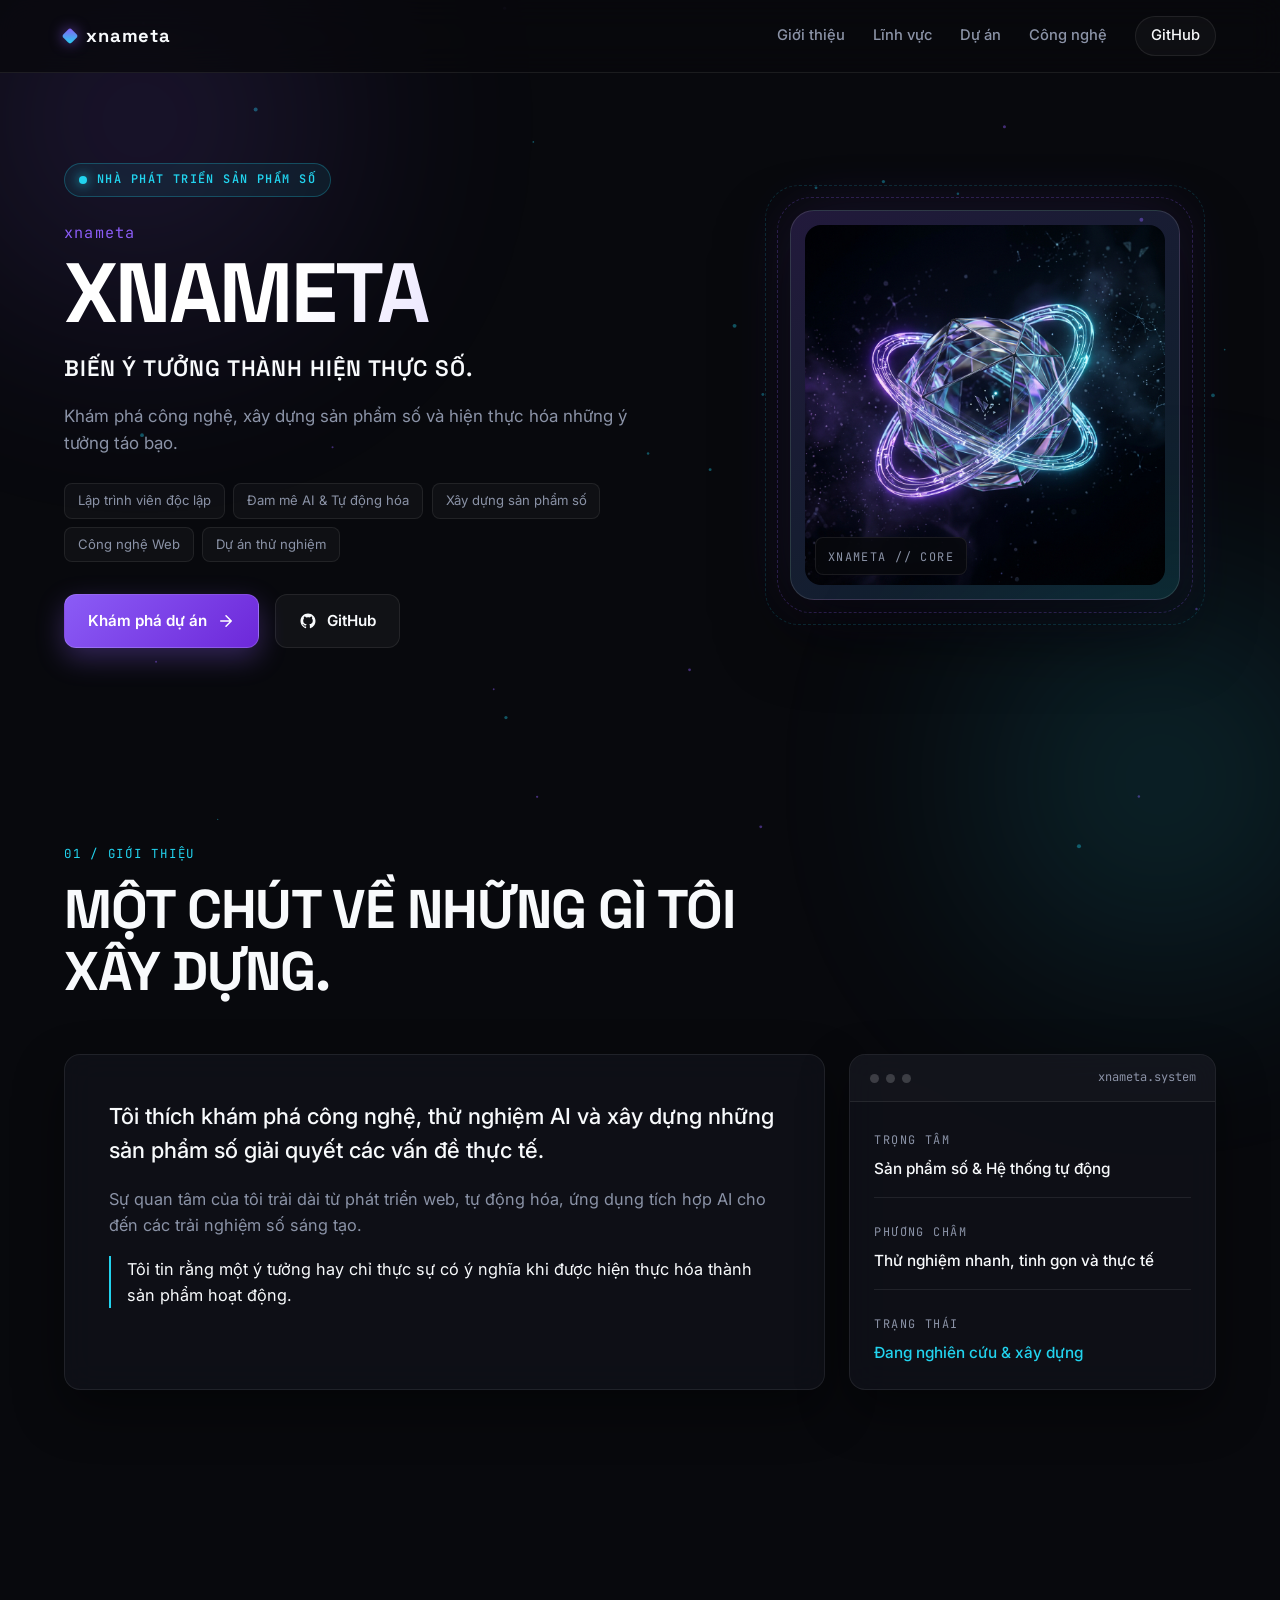
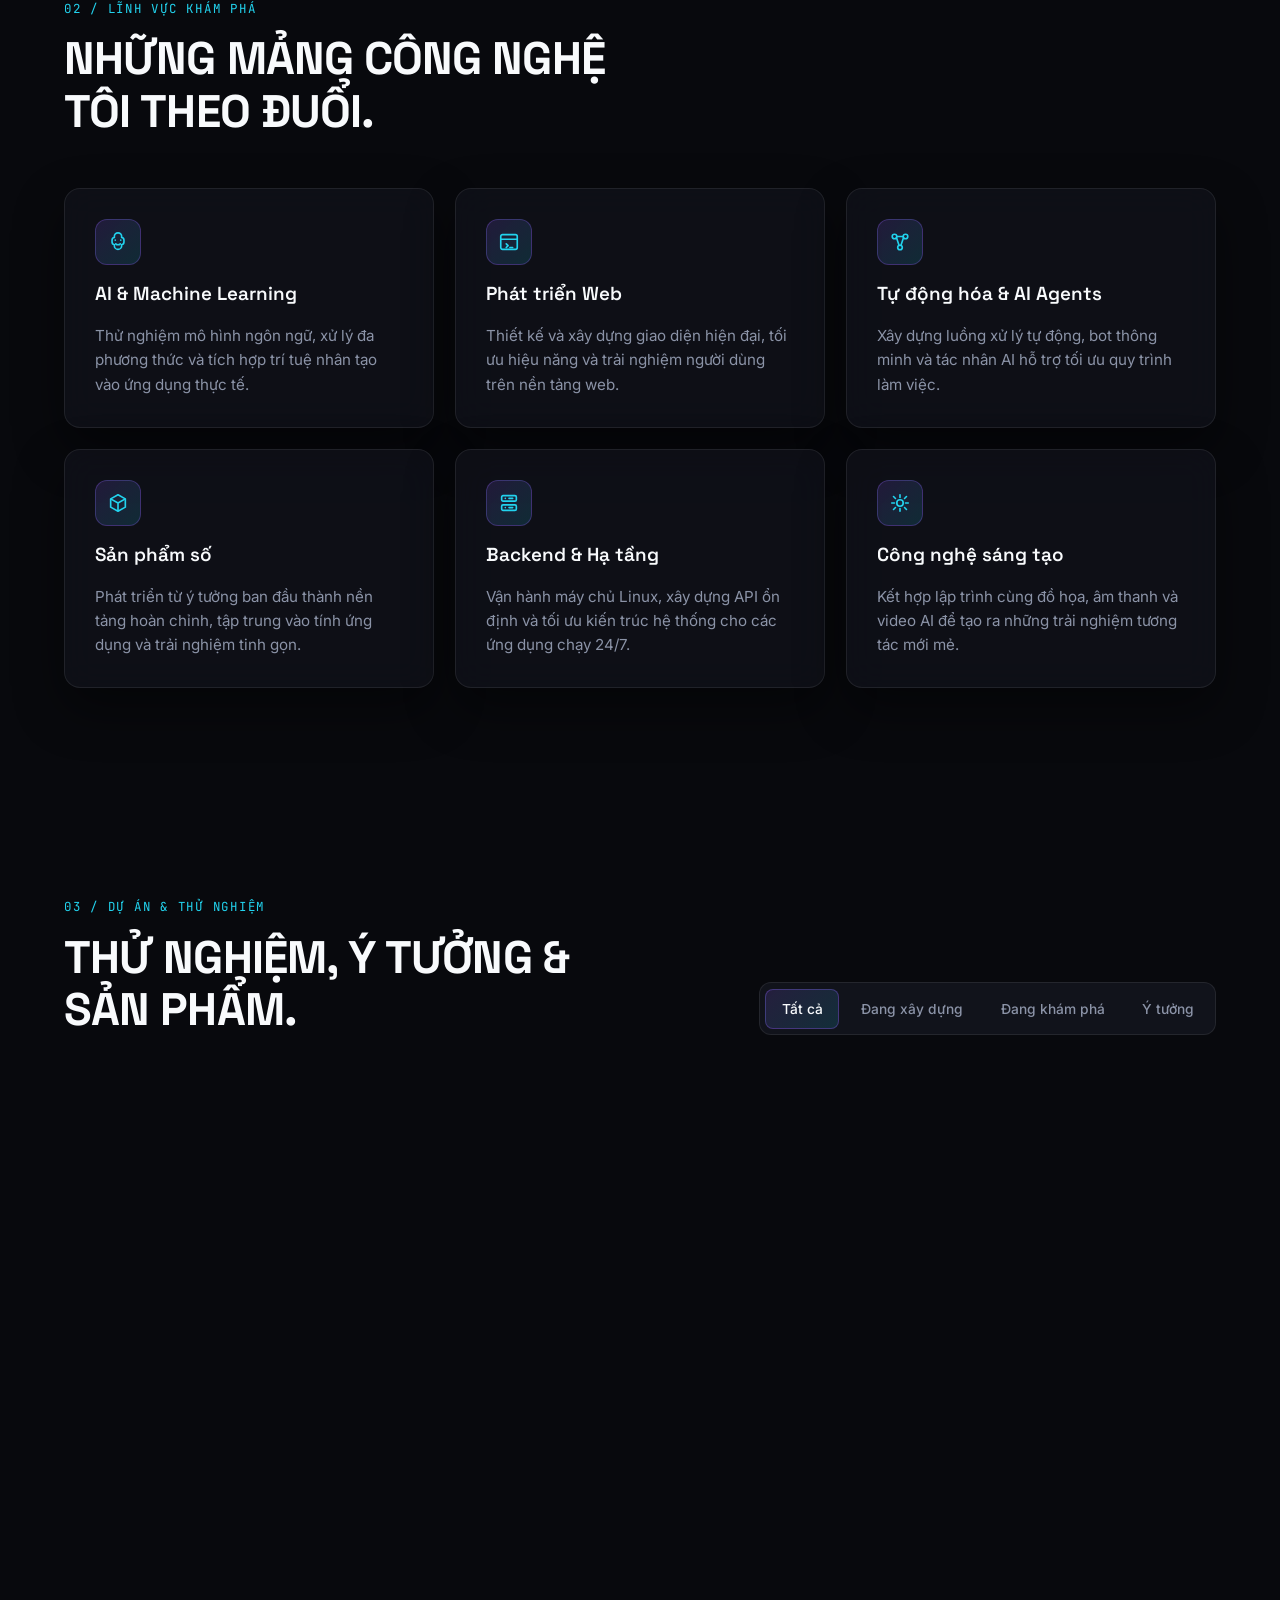
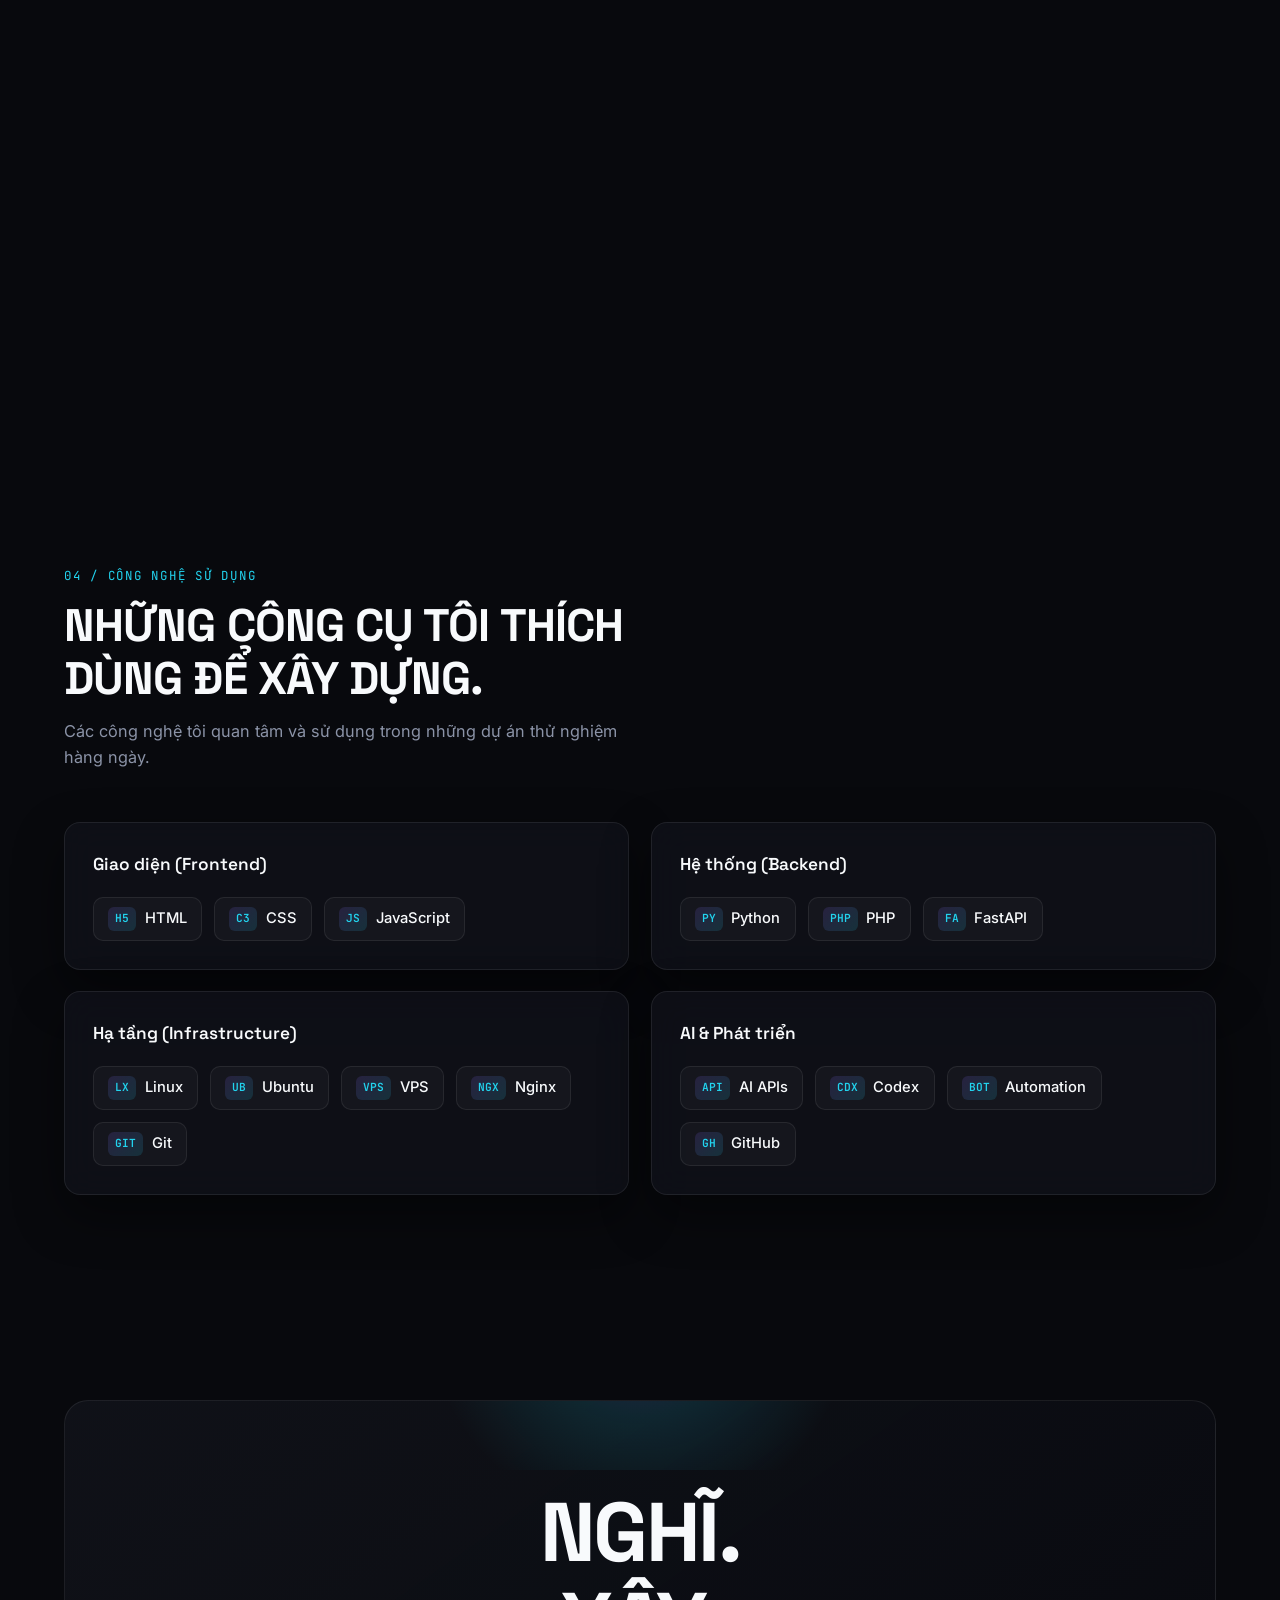
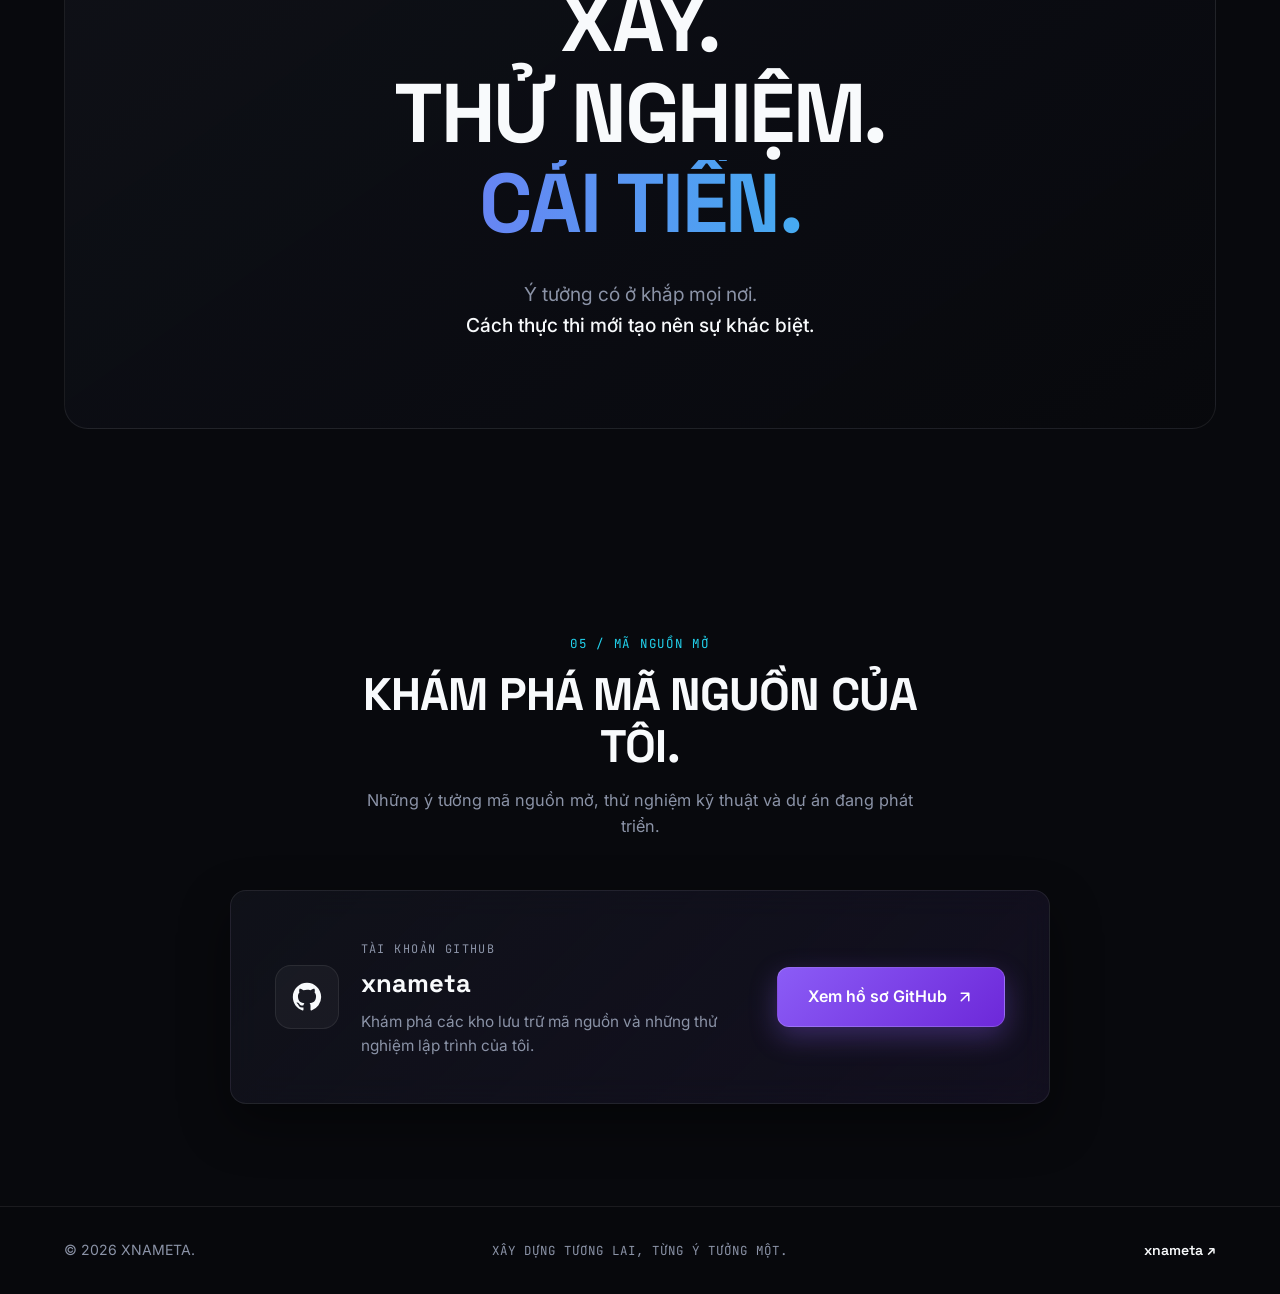
<file: ladingpage-profile/index.html>
<!DOCTYPE html>
<html lang="vi">
<head>
  <meta charset="UTF-8" />
  <meta name="viewport" content="width=device-width, initial-scale=1.0" />
  <meta name="description" content="XNAMETA — Nhà phát triển sản phẩm số, khám phá công nghệ, AI và tự động hóa." />
  <title>XNAMETA — Hồ sơ Nhà phát triển &amp; Sản phẩm số</title>
  <link rel="preconnect" href="https://fonts.googleapis.com" />
  <link rel="preconnect" href="https://fonts.gstatic.com" crossorigin />
  <link href="https://fonts.googleapis.com/css2?family=Inter:wght@400;500;600;700&family=JetBrains+Mono:wght@400;500;600&family=Space+Grotesk:wght@500;600;700&display=swap" rel="stylesheet" />
  <link rel="stylesheet" href="assets/css/style.css" />
</head>
<body>
  <canvas id="bg-particles" class="bg-particles" aria-hidden="true"></canvas>
  <div class="ambient-glow ambient-glow--violet" aria-hidden="true"></div>
  <div class="ambient-glow ambient-glow--cyan" aria-hidden="true"></div>

  <header class="site-header" id="top">
    <div class="container header-inner">
      <a href="#hero" class="brand-logo" aria-label="XNAMETA Trang chủ">
        <span class="brand-logo__mark" aria-hidden="true"></span>
        <span class="brand-logo__text">xnameta</span>
      </a>

      <button type="button" class="nav-toggle" id="nav-toggle" aria-expanded="false" aria-controls="primary-nav" aria-label="Mở menu điều hướng">
        <span class="nav-toggle__bar"></span>
        <span class="nav-toggle__bar"></span>
      </button>

      <nav class="primary-nav" id="primary-nav" aria-label="Điều hướng chính">
        <a href="#about" class="nav-link">Giới thiệu</a>
        <a href="#explore" class="nav-link">Lĩnh vực</a>
        <a href="#projects" class="nav-link">Dự án</a>
        <a href="#stack" class="nav-link">Công nghệ</a>
        <a href="#github" class="nav-link nav-link--accent">GitHub</a>
      </nav>
    </div>
  </header>

  <main>
    <!-- SECTION 1: HERO PROFILE -->
    <section class="hero section" id="hero">
      <div class="container hero-grid">
        <div class="hero-content reveal">
          <div class="status-badge">
            <span class="status-badge__dot" aria-hidden="true"></span>
            <span class="status-badge__text">NHÀ PHÁT TRIỂN SẢN PHẨM SỐ</span>
          </div>

          <p class="hero-brand-kicker">xnameta</p>
          <h1 class="hero-title">XNAMETA</h1>
          <p class="hero-tagline">BIẾN Ý TƯỞNG THÀNH HIỆN THỰC SỐ.</p>
          <p class="hero-desc">
            Khám phá công nghệ, xây dựng sản phẩm số và hiện thực hóa những ý tưởng táo bạo.
          </p>

          <ul class="focus-pills" aria-label="Định hướng phát triển">
            <li class="focus-pill">Lập trình viên độc lập</li>
            <li class="focus-pill">Đam mê AI &amp; Tự động hóa</li>
            <li class="focus-pill">Xây dựng sản phẩm số</li>
            <li class="focus-pill">Công nghệ Web</li>
            <li class="focus-pill">Dự án thử nghiệm</li>
          </ul>

          <div class="hero-actions">
            <a href="#projects" class="btn btn--primary">
              <span>Khám phá dự án</span>
              <svg class="btn__icon" viewBox="0 0 24 24" fill="none" stroke="currentColor" stroke-width="2" aria-hidden="true">
                <path d="M5 12h14M12 5l7 7-7 7" stroke-linecap="round" stroke-linejoin="round" />
              </svg>
            </a>
            <a href="https://github.com/xnameta" class="btn btn--ghost" target="_blank" rel="noopener noreferrer">
              <svg class="btn__icon" viewBox="0 0 24 24" fill="currentColor" aria-hidden="true">
                <path fill-rule="evenodd" clip-rule="evenodd" d="M12 2C6.477 2 2 6.484 2 12.017c0 4.425 2.865 8.18 6.839 9.504.5.092.682-.217.682-.483 0-.237-.008-.868-.013-1.703-2.782.605-3.369-1.343-3.369-1.343-.454-1.158-1.11-1.466-1.11-1.466-.908-.62.069-.608.069-.608 1.003.07 1.53 1.032 1.53 1.032.892 1.53 2.341 1.088 2.91.832.092-.647.35-1.088.636-1.338-2.22-.253-4.555-1.113-4.555-4.951 0-1.093.39-1.988 1.029-2.688-.103-.253-.446-1.272.098-2.65 0 0 .84-.27 2.75 1.026A9.564 9.564 0 0112 6.844c.85.004 1.705.115 2.504.337 1.909-1.296 2.747-1.027 2.747-1.027.546 1.379.202 2.398.1 2.651.64.7 1.028 1.595 1.028 2.688 0 3.848-2.339 4.695-4.566 4.943.359.309.678.92.678 1.855 0 1.338-.012 2.419-.012 2.747 0 .268.18.58.688.482A10.019 10.019 0 0022 12.017C22 6.484 17.522 2 12 2z" />
              </svg>
              <span>GitHub</span>
            </a>
          </div>
        </div>

        <div class="hero-visual reveal">
          <div class="avatar-frame">
            <div class="avatar-frame__ring avatar-frame__ring--outer" aria-hidden="true"></div>
            <div class="avatar-frame__ring avatar-frame__ring--inner" aria-hidden="true"></div>
            <img src="assets/images/hero-avatar.jpg" alt="Biểu tượng 3D trừu tượng công nghệ của XNAMETA" class="avatar-frame__img" />
            <div class="avatar-frame__tag">
              <span class="mono-label">XNAMETA // CORE</span>
            </div>
          </div>
        </div>
      </div>
    </section>

    <!-- SECTION 2: ABOUT -->
    <section class="about section" id="about">
      <div class="container">
        <div class="section-header reveal">
          <span class="section-eyebrow">01 / GIỚI THIỆU</span>
          <h2 class="section-title section-title--xl">MỘT CHÚT VỀ NHỮNG GÌ TÔI XÂY DỰNG.</h2>
        </div>

        <div class="about-layout">
          <div class="about-card glass-card reveal">
            <p class="about-lead">
              Tôi thích khám phá công nghệ, thử nghiệm AI và xây dựng những sản phẩm số giải quyết các vấn đề thực tế.
            </p>
            <p class="about-text">
              Sự quan tâm của tôi trải dài từ phát triển web, tự động hóa, ứng dụng tích hợp AI cho đến các trải nghiệm số sáng tạo.
            </p>
            <p class="about-text about-text--highlight">
              Tôi tin rằng một ý tưởng hay chỉ thực sự có ý nghĩa khi được hiện thực hóa thành sản phẩm hoạt động.
            </p>
          </div>

          <aside class="about-graphic glass-card reveal" aria-label="Tư duy phát triển">
            <div class="terminal-bar" aria-hidden="true">
              <span class="terminal-dot"></span>
              <span class="terminal-dot"></span>
              <span class="terminal-dot"></span>
              <span class="terminal-title">xnameta.system</span>
            </div>
            <div class="about-graphic__body">
              <div class="graphic-node">
                <span class="mono-label">TRỌNG TÂM</span>
                <p>Sản phẩm số &amp; Hệ thống tự động</p>
              </div>
              <div class="graphic-node">
                <span class="mono-label">PHƯƠNG CHÂM</span>
                <p>Thử nghiệm nhanh, tinh gọn và thực tế</p>
              </div>
              <div class="graphic-node">
                <span class="mono-label">TRẠNG THÁI</span>
                <p class="text-accent">Đang nghiên cứu &amp; xây dựng</p>
              </div>
            </div>
          </aside>
        </div>
      </div>
    </section>

    <!-- SECTION 3: WHAT I EXPLORE -->
    <section class="explore section" id="explore">
      <div class="container">
        <div class="section-header reveal">
          <span class="section-eyebrow">02 / LĨNH VỰC KHÁM PHÁ</span>
          <h2 class="section-title">NHỮNG MẢNG CÔNG NGHỆ TÔI THEO ĐUỔI.</h2>
        </div>

        <div class="explore-grid">
          <article class="explore-card glass-card reveal">
            <div class="card-icon" aria-hidden="true">
              <svg viewBox="0 0 24 24" fill="none" stroke="currentColor" stroke-width="1.8">
                <path d="M12 2a4 4 0 014 4v1a3 3 0 012.5 2.96V12a3 3 0 01-2.5 2.96V16a4 4 0 01-8 0v-1.04A3 3 0 015.5 12V9.96A3 3 0 018 7V6a4 4 0 014-4z" />
                <path d="M9 10h.01M15 10h.01M9.5 14a3.5 3.5 0 005 0" stroke-linecap="round" />
              </svg>
            </div>
            <h3 class="explore-card__title">AI &amp; Machine Learning</h3>
            <p class="explore-card__desc">
              Thử nghiệm mô hình ngôn ngữ, xử lý đa phương thức và tích hợp trí tuệ nhân tạo vào ứng dụng thực tế.
            </p>
          </article>

          <article class="explore-card glass-card reveal">
            <div class="card-icon" aria-hidden="true">
              <svg viewBox="0 0 24 24" fill="none" stroke="currentColor" stroke-width="1.8">
                <rect x="3" y="4" width="18" height="16" rx="2" />
                <path d="M3 9h18M9 14l2 2-2 2M13 18h3" stroke-linecap="round" stroke-linejoin="round" />
              </svg>
            </div>
            <h3 class="explore-card__title">Phát triển Web</h3>
            <p class="explore-card__desc">
              Thiết kế và xây dựng giao diện hiện đại, tối ưu hiệu năng và trải nghiệm người dùng trên nền tảng web.
            </p>
          </article>

          <article class="explore-card glass-card reveal">
            <div class="card-icon" aria-hidden="true">
              <svg viewBox="0 0 24 24" fill="none" stroke="currentColor" stroke-width="1.8">
                <circle cx="6" cy="6" r="2.5" />
                <circle cx="18" cy="6" r="2.5" />
                <circle cx="12" cy="18" r="2.5" />
                <path d="M8.2 7.4l2.8 8.3M15.8 7.4L13 15.7M8.5 6h7" stroke-linecap="round" />
              </svg>
            </div>
            <h3 class="explore-card__title">Tự động hóa &amp; AI Agents</h3>
            <p class="explore-card__desc">
              Xây dựng luồng xử lý tự động, bot thông minh và tác nhân AI hỗ trợ tối ưu quy trình làm việc.
            </p>
          </article>

          <article class="explore-card glass-card reveal">
            <div class="card-icon" aria-hidden="true">
              <svg viewBox="0 0 24 24" fill="none" stroke="currentColor" stroke-width="1.8">
                <path d="M12 3l8 4.5v9L12 21l-8-4.5v-9L12 3z" stroke-linejoin="round" />
                <path d="M12 12l8-4.5M12 12v9M12 12L4 7.5" stroke-linejoin="round" />
              </svg>
            </div>
            <h3 class="explore-card__title">Sản phẩm số</h3>
            <p class="explore-card__desc">
              Phát triển từ ý tưởng ban đầu thành nền tảng hoàn chỉnh, tập trung vào tính ứng dụng và trải nghiệm tinh gọn.
            </p>
          </article>

          <article class="explore-card glass-card reveal">
            <div class="card-icon" aria-hidden="true">
              <svg viewBox="0 0 24 24" fill="none" stroke="currentColor" stroke-width="1.8">
                <rect x="4" y="4" width="16" height="6" rx="1.5" />
                <rect x="4" y="14" width="16" height="6" rx="1.5" />
                <path d="M8 7h.01M8 17h.01M12 7h4M12 17h4" stroke-linecap="round" />
              </svg>
            </div>
            <h3 class="explore-card__title">Backend &amp; Hạ tầng</h3>
            <p class="explore-card__desc">
              Vận hành máy chủ Linux, xây dựng API ổn định và tối ưu kiến trúc hệ thống cho các ứng dụng chạy 24/7.
            </p>
          </article>

          <article class="explore-card glass-card reveal">
            <div class="card-icon" aria-hidden="true">
              <svg viewBox="0 0 24 24" fill="none" stroke="currentColor" stroke-width="1.8">
                <path d="M12 3v3M12 18v3M4.93 4.93l2.12 2.12M16.95 16.95l2.12 2.12M3 12h3M18 12h3M4.93 19.07l2.12-2.12M16.95 7.05l2.12-2.12" stroke-linecap="round" />
                <circle cx="12" cy="12" r="3.5" />
              </svg>
            </div>
            <h3 class="explore-card__title">Công nghệ sáng tạo</h3>
            <p class="explore-card__desc">
              Kết hợp lập trình cùng đồ họa, âm thanh và video AI để tạo ra những trải nghiệm tương tác mới mẻ.
            </p>
          </article>
        </div>
      </div>
    </section>

    <!-- SECTION 4: SELECTED PROJECTS -->
    <section class="projects section" id="projects">
      <div class="container">
        <div class="section-header section-header--split reveal">
          <div>
            <span class="section-eyebrow">03 / DỰ ÁN &amp; THỬ NGHIỆM</span>
            <h2 class="section-title">THỬ NGHIỆM, Ý TƯỞNG &amp; SẢN PHẨM.</h2>
          </div>

          <div class="filter-tabs" role="tablist" aria-label="Lọc dự án theo trạng thái">
            <button type="button" class="filter-tab is-active" data-filter="all" role="tab" aria-selected="true">Tất cả</button>
            <button type="button" class="filter-tab" data-filter="building" role="tab" aria-selected="false">Đang xây dựng</button>
            <button type="button" class="filter-tab" data-filter="exploring" role="tab" aria-selected="false">Đang khám phá</button>
            <button type="button" class="filter-tab" data-filter="concept" role="tab" aria-selected="false">Ý tưởng</button>
          </div>
        </div>

        <div class="projects-grid" id="projects-grid">
          <article class="project-card glass-card reveal" data-status="building">
            <div class="project-card__media">
              <img src="assets/images/project-streams.jpg" alt="Minh họa nền tảng SUB24H" loading="lazy" />
              <span class="status-pill status-pill--building">Đang xây dựng</span>
            </div>
            <div class="project-card__body">
              <h3 class="project-card__title">SUB24H</h3>
              <p class="project-card__desc">
                Nền tảng dịch vụ tiếp thị mạng xã hội, tập trung vào giao diện trực quan và tự động hóa quy trình xử lý.
              </p>
              <ul class="tech-tags" aria-label="Công nghệ liên quan">
                <li>Web</li>
                <li>PHP</li>
                <li>Python</li>
                <li>Automation</li>
              </ul>
            </div>
          </article>

          <article class="project-card glass-card reveal" data-status="exploring">
            <div class="project-card__media">
              <img src="assets/images/project-prism.jpg" alt="Minh họa nền tảng LISCam" loading="lazy" />
              <span class="status-pill status-pill--exploring">Đang khám phá</span>
            </div>
            <div class="project-card__body">
              <h3 class="project-card__title">LISCam</h3>
              <p class="project-card__desc">
                Nền tảng mạng xã hội thử nghiệm hướng tới trải nghiệm kết nối và chia sẻ nội dung số hiện đại.
              </p>
              <ul class="tech-tags" aria-label="Công nghệ liên quan">
                <li>Web</li>
                <li>JavaScript</li>
                <li>Backend API</li>
              </ul>
            </div>
          </article>

          <article class="project-card glass-card reveal" data-status="building">
            <div class="project-card__media">
              <img src="assets/images/project-audio.jpg" alt="Minh họa nền tảng TruyenAudio" loading="lazy" />
              <span class="status-pill status-pill--building">Đang xây dựng</span>
            </div>
            <div class="project-card__body">
              <h3 class="project-card__title">TruyenAudio</h3>
              <p class="project-card__desc">
                Nền tảng nghe truyện audio trực tuyến với trải nghiệm phát mượt mà và tổ chức nội dung tối giản.
              </p>
              <ul class="tech-tags" aria-label="Công nghệ liên quan">
                <li>Web</li>
                <li>Audio Streaming</li>
                <li>Python</li>
              </ul>
            </div>
          </article>

          <article class="project-card glass-card reveal" data-status="exploring">
            <div class="project-card__media">
              <img src="assets/images/project-prism.jpg" alt="Minh họa AI Video Studio" loading="lazy" />
              <span class="status-pill status-pill--exploring">Đang khám phá</span>
            </div>
            <div class="project-card__body">
              <h3 class="project-card__title">AI Video Studio</h3>
              <p class="project-card__desc">
                Không gian thử nghiệm tạo video điện ảnh bằng AI, nghiên cứu kịch bản đa góc quay và xử lý hình ảnh.
              </p>
              <ul class="tech-tags" aria-label="Công nghệ liên quan">
                <li>AI APIs</li>
                <li>Video Gen</li>
                <li>Creative Tech</li>
              </ul>
            </div>
          </article>

          <article class="project-card glass-card reveal" data-status="concept">
            <div class="project-card__media">
              <img src="assets/images/project-streams.jpg" alt="Minh họa AI Automation" loading="lazy" />
              <span class="status-pill status-pill--concept">Ý tưởng</span>
            </div>
            <div class="project-card__body">
              <h3 class="project-card__title">AI Automation</h3>
              <p class="project-card__desc">
                Hệ thống tự động hóa và quy trình hỗ trợ lập trình viên, kết nối AI Agent với các tác vụ kỹ thuật hằng ngày.
              </p>
              <ul class="tech-tags" aria-label="Công nghệ liên quan">
                <li>Python</li>
                <li>Codex</li>
                <li>AI Agents</li>
                <li>Linux</li>
              </ul>
            </div>
          </article>
        </div>
      </div>
    </section>

    <!-- SECTION 5: TECH STACK -->
    <section class="stack section" id="stack">
      <div class="container">
        <div class="section-header reveal">
          <span class="section-eyebrow">04 / CÔNG NGHỆ SỬ DỤNG</span>
          <h2 class="section-title">NHỮNG CÔNG CỤ TÔI THÍCH DÙNG ĐỂ XÂY DỰNG.</h2>
          <p class="section-subtitle">
            Các công nghệ tôi quan tâm và sử dụng trong những dự án thử nghiệm hàng ngày.
          </p>
        </div>

        <div class="stack-groups">
          <div class="stack-group glass-card reveal">
            <h3 class="stack-group__title">Giao diện (Frontend)</h3>
            <ul class="stack-items">
              <li class="stack-item">
                <span class="stack-item__badge">H5</span>
                <span>HTML</span>
              </li>
              <li class="stack-item">
                <span class="stack-item__badge">C3</span>
                <span>CSS</span>
              </li>
              <li class="stack-item">
                <span class="stack-item__badge">JS</span>
                <span>JavaScript</span>
              </li>
            </ul>
          </div>

          <div class="stack-group glass-card reveal">
            <h3 class="stack-group__title">Hệ thống (Backend)</h3>
            <ul class="stack-items">
              <li class="stack-item">
                <span class="stack-item__badge">PY</span>
                <span>Python</span>
              </li>
              <li class="stack-item">
                <span class="stack-item__badge">PHP</span>
                <span>PHP</span>
              </li>
              <li class="stack-item">
                <span class="stack-item__badge">FA</span>
                <span>FastAPI</span>
              </li>
            </ul>
          </div>

          <div class="stack-group glass-card reveal">
            <h3 class="stack-group__title">Hạ tầng (Infrastructure)</h3>
            <ul class="stack-items">
              <li class="stack-item">
                <span class="stack-item__badge">LX</span>
                <span>Linux</span>
              </li>
              <li class="stack-item">
                <span class="stack-item__badge">UB</span>
                <span>Ubuntu</span>
              </li>
              <li class="stack-item">
                <span class="stack-item__badge">VPS</span>
                <span>VPS</span>
              </li>
              <li class="stack-item">
                <span class="stack-item__badge">NGX</span>
                <span>Nginx</span>
              </li>
              <li class="stack-item">
                <span class="stack-item__badge">GIT</span>
                <span>Git</span>
              </li>
            </ul>
          </div>

          <div class="stack-group glass-card reveal">
            <h3 class="stack-group__title">AI &amp; Phát triển</h3>
            <ul class="stack-items">
              <li class="stack-item">
                <span class="stack-item__badge">API</span>
                <span>AI APIs</span>
              </li>
              <li class="stack-item">
                <span class="stack-item__badge">CDX</span>
                <span>Codex</span>
              </li>
              <li class="stack-item">
                <span class="stack-item__badge">BOT</span>
                <span>Automation</span>
              </li>
              <li class="stack-item">
                <span class="stack-item__badge">GH</span>
                <span>GitHub</span>
              </li>
            </ul>
          </div>
        </div>
      </div>
    </section>

    <!-- SECTION 6: PHILOSOPHY -->
    <section class="philosophy section" id="philosophy">
      <div class="container">
        <div class="philosophy-stage reveal">
          <div class="philosophy-glow" aria-hidden="true"></div>
          <div class="philosophy-words" aria-label="Triết lý xây dựng sản phẩm">
            <span class="philosophy-word">NGHĨ.</span>
            <span class="philosophy-word">XÂY.</span>
            <span class="philosophy-word">THỬ NGHIỆM.</span>
            <span class="philosophy-word philosophy-word--accent">CẢI TIẾN.</span>
          </div>
          <p class="philosophy-caption">
            Ý tưởng có ở khắp mọi nơi.<br />
            <span>Cách thực thi mới tạo nên sự khác biệt.</span>
          </p>
        </div>
      </div>
    </section>

    <!-- SECTION 7: GITHUB PROFILE -->
    <section class="github-section section" id="github">
      <div class="container">
        <div class="section-header section-header--center reveal">
          <span class="section-eyebrow">05 / MÃ NGUỒN MỞ</span>
          <h2 class="section-title">KHÁM PHÁ MÃ NGUỒN CỦA TÔI.</h2>
          <p class="section-subtitle">
            Những ý tưởng mã nguồn mở, thử nghiệm kỹ thuật và dự án đang phát triển.
          </p>
        </div>

        <div class="github-card glass-card reveal">
          <div class="github-card__identity">
            <div class="github-card__icon" aria-hidden="true">
              <svg viewBox="0 0 24 24" fill="currentColor">
                <path fill-rule="evenodd" clip-rule="evenodd" d="M12 2C6.477 2 2 6.484 2 12.017c0 4.425 2.865 8.18 6.839 9.504.5.092.682-.217.682-.483 0-.237-.008-.868-.013-1.703-2.782.605-3.369-1.343-3.369-1.343-.454-1.158-1.11-1.466-1.11-1.466-.908-.62.069-.608.069-.608 1.003.07 1.53 1.032 1.53 1.032.892 1.53 2.341 1.088 2.91.832.092-.647.35-1.088.636-1.338-2.22-.253-4.555-1.113-4.555-4.951 0-1.093.39-1.988 1.029-2.688-.103-.253-.446-1.272.098-2.65 0 0 .84-.27 2.75 1.026A9.564 9.564 0 0112 6.844c.85.004 1.705.115 2.504.337 1.909-1.296 2.747-1.027 2.747-1.027.546 1.379.202 2.398.1 2.651.64.7 1.028 1.595 1.028 2.688 0 3.848-2.339 4.695-4.566 4.943.359.309.678.92.678 1.855 0 1.338-.012 2.419-.012 2.747 0 .268.18.58.688.482A10.019 10.019 0 0022 12.017C22 6.484 17.522 2 12 2z" />
              </svg>
            </div>
            <div>
              <span class="mono-label">TÀI KHOẢN GITHUB</span>
              <h3 class="github-card__username">xnameta</h3>
              <p class="github-card__desc">
                Khám phá các kho lưu trữ mã nguồn và những thử nghiệm lập trình của tôi.
              </p>
            </div>
          </div>

          <a href="https://github.com/xnameta" class="btn btn--primary btn--lg" target="_blank" rel="noopener noreferrer">
            <span>Xem hồ sơ GitHub</span>
            <svg class="btn__icon" viewBox="0 0 24 24" fill="none" stroke="currentColor" stroke-width="2" aria-hidden="true">
              <path d="M7 17L17 7M7 7h10v10" stroke-linecap="round" stroke-linejoin="round" />
            </svg>
          </a>
        </div>
      </div>
    </section>
  </main>

  <!-- SECTION 8: FOOTER SIGNATURE -->
  <footer class="site-footer">
    <div class="container footer-inner">
      <p class="footer-copy">© 2026 XNAMETA.</p>
      <p class="footer-motto">XÂY DỰNG TƯƠNG LAI, TỪNG Ý TƯỞNG MỘT.</p>
      <a href="https://github.com/xnameta" class="footer-link" target="_blank" rel="noopener noreferrer">
        xnameta ↗
      </a>
    </div>
  </footer>

  <button type="button" class="back-to-top" id="back-to-top" aria-label="Cuộn lên đầu trang">
    <svg viewBox="0 0 24 24" fill="none" stroke="currentColor" stroke-width="2" aria-hidden="true">
      <path d="M12 19V5M5 12l7-7 7 7" stroke-linecap="round" stroke-linejoin="round" />
    </svg>
  </button>

  <script src="assets/js/main.js"></script>
</body>
</html>
</file>
<file: ladingpage-dvmxhv1/assets/css/style.css>
/* ==========================================================================
   SUB24H.NET — Modern SaaS Landing Page Stylesheet
   ========================================================================== */

:root {
  --bg-primary: #080D18;
  --bg-secondary: #101827;
  --bg-elevated: rgba(16, 24, 39, 0.78);
  --color-primary: #635BFF;
  --color-primary-hover: #746DFF;
  --color-secondary: #16C7B7;
  --color-accent: #A78BFA;
  --text-primary: #F8FAFC;
  --text-secondary: #94A3B8;
  --border-subtle: rgba(148, 163, 184, 0.14);
  --border-strong: rgba(148, 163, 184, 0.26);
  --shadow-card: 0 18px 42px -18px rgba(2, 6, 23, 0.75);
  --shadow-glow: 0 20px 60px -15px rgba(99, 91, 255, 0.35);
  --radius-sm: 10px;
  --radius-md: 16px;
  --radius-lg: 22px;
  --radius-pill: 9999px;
  --header-height: 76px;
  --container-max: 1220px;
  --transition-fast: 0.2s cubic-bezier(0.22, 1, 0.36, 1);
  --transition-smooth: 0.35s cubic-bezier(0.22, 1, 0.36, 1);
}

*,
*::before,
*::after {
  box-sizing: border-box;
  margin: 0;
  padding: 0;
}

html {
  scroll-behavior: smooth;
  font-size: 16px;
}

body {
  background-color: var(--bg-primary);
  color: var(--text-primary);
  font-family: 'Inter', -apple-system, BlinkMacSystemFont, 'Segoe UI', Roboto, sans-serif;
  line-height: 1.6;
  -webkit-font-smoothing: antialiased;
  overflow-x: hidden;
}

img {
  display: block;
  max-width: 100%;
  height: auto;
}

a {
  color: inherit;
  text-decoration: none;
}

button,
input {
  font: inherit;
  color: inherit;
}

button {
  cursor: pointer;
  background: none;
  border: none;
}

ul {
  list-style: none;
}

[hidden],
.hidden {
  display: none !important;
}

.skip-link {
  position: absolute;
  top: -100px;
  left: 16px;
  background: var(--color-primary);
  color: #FFFFFF;
  padding: 10px 16px;
  border-radius: var(--radius-sm);
  z-index: 2000;
  transition: top var(--transition-fast);
}

.skip-link:focus {
  top: 16px;
}

.container {
  width: 100%;
  max-width: var(--container-max);
  margin: 0 auto;
  padding: 0 24px;
}

.section {
  padding: 96px 0;
  position: relative;
}

.section-alt {
  background: linear-gradient(180deg, rgba(16, 24, 39, 0.45) 0%, rgba(8, 13, 24, 0) 100%);
  border-top: 1px solid var(--border-subtle);
  border-bottom: 1px solid var(--border-subtle);
}

/* Typography & Section Headers */
.section-header {
  text-align: center;
  max-width: 720px;
  margin: 0 auto 56px;
}

.section-eyebrow {
  display: inline-block;
  font-size: 0.75rem;
  font-weight: 700;
  letter-spacing: 0.12em;
  color: var(--color-secondary);
  background: rgba(22, 199, 183, 0.1);
  border: 1px solid rgba(22, 199, 183, 0.25);
  padding: 6px 14px;
  border-radius: var(--radius-pill);
  margin-bottom: 16px;
}

.section-title {
  font-family: 'Plus Jakarta Sans', 'Inter', sans-serif;
  font-size: clamp(1.75rem, 3.2vw, 2.5rem);
  font-weight: 800;
  line-height: 1.2;
  letter-spacing: -0.02em;
  margin-bottom: 16px;
}

.section-subtitle {
  color: var(--text-secondary);
  font-size: 1.05rem;
}

.text-gradient {
  background: linear-gradient(135deg, #A78BFA 0%, #635BFF 45%, #16C7B7 100%);
  -webkit-background-clip: text;
  background-clip: text;
  color: transparent;
}

/* Buttons */
.btn {
  display: inline-flex;
  align-items: center;
  justify-content: center;
  gap: 8px;
  font-weight: 600;
  font-size: 0.9375rem;
  padding: 10px 20px;
  border-radius: var(--radius-sm);
  transition: transform var(--transition-fast), background-color var(--transition-fast), border-color var(--transition-fast), box-shadow var(--transition-fast);
  white-space: nowrap;
}

.btn:active {
  transform: translateY(1px);
}

.btn-lg {
  padding: 14px 26px;
  font-size: 1rem;
  border-radius: 12px;
}

.btn-sm {
  padding: 9px 16px;
  font-size: 0.875rem;
}

.btn-full {
  width: 100%;
}

.btn-primary {
  background: linear-gradient(135deg, var(--color-primary) 0%, #7C3AED 100%);
  color: #FFFFFF;
  box-shadow: 0 10px 24px -10px rgba(99, 91, 255, 0.7);
}

.btn-primary:hover {
  background: linear-gradient(135deg, var(--color-primary-hover) 0%, #8B5CF6 100%);
  transform: translateY(-2px);
  box-shadow: 0 14px 28px -10px rgba(99, 91, 255, 0.85);
}

.btn-outline {
  background: rgba(16, 24, 39, 0.7);
  border: 1px solid var(--border-strong);
  color: var(--text-primary);
}

.btn-outline:hover {
  border-color: var(--color-accent);
  background: rgba(99, 91, 255, 0.12);
  transform: translateY(-2px);
}

.btn-ghost {
  color: var(--text-secondary);
  padding: 10px 14px;
}

.btn-ghost:hover {
  color: var(--text-primary);
  background: rgba(148, 163, 184, 0.08);
}

.btn-icon {
  width: 18px;
  height: 18px;
}

/* ==========================================================================
   SECTION 1: HEADER
   ========================================================================== */
.site-header {
  position: fixed;
  top: 0;
  left: 0;
  right: 0;
  height: var(--header-height);
  z-index: 1000;
  background: rgba(8, 13, 24, 0.72);
  backdrop-filter: blur(14px);
  -webkit-backdrop-filter: blur(14px);
  border-bottom: 1px solid transparent;
  transition: background-color var(--transition-fast), border-color var(--transition-fast), box-shadow var(--transition-fast);
}

.site-header.scrolled {
  background: rgba(8, 13, 24, 0.92);
  border-bottom-color: var(--border-subtle);
  box-shadow: 0 10px 30px -15px rgba(0, 0, 0, 0.7);
}

.header-inner {
  height: 100%;
  display: flex;
  align-items: center;
  justify-content: space-between;
  gap: 20px;
}

.brand {
  display: inline-flex;
  align-items: center;
  gap: 12px;
  flex-shrink: 0;
}

.brand-logo {
  width: 40px;
  height: 40px;
  border-radius: 10px;
}

.brand-text {
  display: flex;
  flex-direction: column;
  line-height: 1.15;
}

.brand-name {
  font-family: 'Plus Jakarta Sans', 'Inter', sans-serif;
  font-weight: 800;
  font-size: 1.05rem;
  letter-spacing: 0.02em;
}

.brand-tagline {
  font-size: 0.72rem;
  color: var(--text-secondary);
  font-weight: 500;
}

.nav-list {
  display: flex;
  align-items: center;
  gap: 6px;
}

.nav-link {
  padding: 8px 14px;
  border-radius: 8px;
  font-size: 0.92rem;
  font-weight: 500;
  color: var(--text-secondary);
  transition: color var(--transition-fast), background-color var(--transition-fast);
}

.nav-link:hover,
.nav-link.active {
  color: var(--text-primary);
  background: rgba(148, 163, 184, 0.09);
}

.header-actions {
  display: flex;
  align-items: center;
  gap: 10px;
}

.nav-mobile-actions {
  display: none;
}

.hamburger {
  display: none;
  flex-direction: column;
  justify-content: center;
  align-items: center;
  gap: 5px;
  width: 44px;
  height: 44px;
  border-radius: 10px;
  border: 1px solid var(--border-subtle);
  background: rgba(16, 24, 39, 0.8);
}

.hamburger-line {
  width: 20px;
  height: 2px;
  background: var(--text-primary);
  border-radius: 2px;
  transition: transform var(--transition-fast), opacity var(--transition-fast);
}

.hamburger.is-open .hamburger-line:nth-child(1) {
  transform: translateY(7px) rotate(45deg);
}

.hamburger.is-open .hamburger-line:nth-child(2) {
  opacity: 0;
}

.hamburger.is-open .hamburger-line:nth-child(3) {
  transform: translateY(-7px) rotate(-45deg);
}

/* ==========================================================================
   SECTION 2: HERO BANNER
   ========================================================================== */
.hero {
  padding-top: calc(var(--header-height) + 64px);
  padding-bottom: 84px;
  overflow: hidden;
}

.hero-glow {
  position: absolute;
  border-radius: 50%;
  filter: blur(110px);
  pointer-events: none;
  z-index: 0;
}

.hero-glow-left {
  width: 460px;
  height: 460px;
  background: rgba(99, 91, 255, 0.2);
  top: -80px;
  left: -120px;
}

.hero-glow-right {
  width: 420px;
  height: 420px;
  background: rgba(22, 199, 183, 0.14);
  bottom: -60px;
  right: -100px;
}

.hero-grid {
  position: relative;
  z-index: 1;
  display: grid;
  grid-template-columns: 1.05fr 1.15fr;
  align-items: center;
  gap: 48px;
}

.section-badge {
  display: inline-flex;
  align-items: center;
  gap: 8px;
  font-size: 0.75rem;
  font-weight: 700;
  letter-spacing: 0.1em;
  color: #C4B5FD;
  background: rgba(99, 91, 255, 0.14);
  border: 1px solid rgba(99, 91, 255, 0.35);
  padding: 7px 14px;
  border-radius: var(--radius-pill);
  margin-bottom: 22px;
}

.badge-dot {
  width: 8px;
  height: 8px;
  border-radius: 50%;
  background: var(--color-secondary);
  box-shadow: 0 0 10px var(--color-secondary);
}

.hero-title {
  font-family: 'Plus Jakarta Sans', 'Inter', sans-serif;
  font-size: clamp(2rem, 3.8vw, 3.25rem);
  font-weight: 800;
  line-height: 1.15;
  letter-spacing: -0.025em;
  margin-bottom: 20px;
}

.hero-desc {
  font-size: 1.08rem;
  color: var(--text-secondary);
  max-width: 560px;
  margin-bottom: 30px;
}

.hero-ctas {
  display: flex;
  flex-wrap: wrap;
  gap: 14px;
  margin-bottom: 36px;
}

.hero-platforms-label {
  display: block;
  font-size: 0.82rem;
  color: var(--text-secondary);
  font-weight: 500;
  margin-bottom: 12px;
}

.hero-platform-pills {
  display: flex;
  flex-wrap: wrap;
  gap: 8px;
}

.platform-pill {
  display: inline-flex;
  align-items: center;
  gap: 7px;
  padding: 6px 12px;
  border-radius: var(--radius-pill);
  background: rgba(16, 24, 39, 0.85);
  border: 1px solid var(--border-subtle);
  font-size: 0.82rem;
  font-weight: 500;
  color: #E2E8F0;
}

.dashboard-frame {
  border-radius: var(--radius-lg);
  padding: 8px;
  background: linear-gradient(135deg, rgba(99, 91, 255, 0.35), rgba(22, 199, 183, 0.25));
  box-shadow: var(--shadow-glow);
}

.hero-dashboard-img {
  border-radius: 16px;
  border: 1px solid rgba(255, 255, 255, 0.08);
  width: 100%;
}

.visual-caption {
  margin-top: 12px;
  font-size: 0.78rem;
  color: var(--text-secondary);
  text-align: center;
}

/* ==========================================================================
   SECTION 3: SOCIAL PLATFORMS
   ========================================================================== */
.platforms-grid {
  display: grid;
  grid-template-columns: repeat(5, 1fr);
  gap: 18px;
}

.platform-card {
  background: var(--bg-secondary);
  border: 1px solid var(--border-subtle);
  border-radius: var(--radius-md);
  padding: 22px 20px;
  display: flex;
  flex-direction: column;
  transition: transform var(--transition-smooth), border-color var(--transition-smooth), box-shadow var(--transition-smooth);
}

.platform-card:hover {
  transform: translateY(-6px);
  border-color: rgba(99, 91, 255, 0.5);
  box-shadow: var(--shadow-card);
}

.platform-card-top {
  display: flex;
  align-items: flex-start;
  justify-content: space-between;
  margin-bottom: 16px;
}

.platform-icon {
  width: 44px;
  height: 44px;
  border-radius: 12px;
}

.platform-tag {
  font-size: 0.7rem;
  font-weight: 700;
  padding: 4px 9px;
  border-radius: var(--radius-pill);
  background: rgba(99, 91, 255, 0.16);
  color: #C4B5FD;
}

.platform-tag.tag-teal {
  background: rgba(22, 199, 183, 0.16);
  color: var(--color-secondary);
}

.platform-name {
  font-family: 'Plus Jakarta Sans', 'Inter', sans-serif;
  font-size: 1.1rem;
  font-weight: 700;
  margin-bottom: 8px;
}

.platform-desc {
  font-size: 0.875rem;
  color: var(--text-secondary);
  margin-bottom: 18px;
  flex: 1;
}

.btn-link {
  display: inline-flex;
  align-items: center;
  gap: 6px;
  font-size: 0.875rem;
  font-weight: 600;
  color: var(--color-secondary);
  align-self: flex-start;
  padding: 4px 0;
  transition: gap var(--transition-fast), color var(--transition-fast);
}

.btn-link:hover {
  color: var(--text-primary);
  gap: 10px;
}

/* ==========================================================================
   SECTION 4: FEATURES
   ========================================================================== */
.features-grid {
  display: grid;
  grid-template-columns: repeat(3, 1fr);
  gap: 22px;
}

.feature-card {
  background: var(--bg-secondary);
  border: 1px solid var(--border-subtle);
  border-radius: var(--radius-md);
  padding: 28px;
  transition: transform var(--transition-smooth), border-color var(--transition-smooth);
}

.feature-card:hover {
  transform: translateY(-4px);
  border-color: rgba(167, 139, 250, 0.45);
}

.feature-icon-wrap {
  width: 48px;
  height: 48px;
  border-radius: 12px;
  display: flex;
  align-items: center;
  justify-content: center;
  background: linear-gradient(135deg, rgba(99, 91, 255, 0.2), rgba(22, 199, 183, 0.14));
  border: 1px solid rgba(99, 91, 255, 0.3);
  color: var(--color-accent);
  margin-bottom: 20px;
}

.feature-icon-wrap svg {
  width: 24px;
  height: 24px;
}

.feature-title {
  font-family: 'Plus Jakarta Sans', 'Inter', sans-serif;
  font-size: 1.125rem;
  font-weight: 700;
  margin-bottom: 10px;
}

.feature-desc {
  font-size: 0.92rem;
  color: var(--text-secondary);
}

/* ==========================================================================
   SECTION 5: DASHBOARD PREVIEW
   ========================================================================== */
.preview-showcase {
  display: flex;
  flex-direction: column;
  gap: 24px;
}

.preview-highlights {
  display: flex;
  flex-wrap: wrap;
  justify-content: center;
  gap: 10px;
}

.preview-chip {
  font-size: 0.84rem;
  font-weight: 500;
  color: #E2E8F0;
  background: var(--bg-secondary);
  border: 1px solid var(--border-subtle);
  padding: 8px 16px;
  border-radius: var(--radius-pill);
}

.preview-frame {
  border-radius: var(--radius-lg);
  padding: 10px;
  background: linear-gradient(145deg, rgba(99, 91, 255, 0.3), rgba(16, 24, 39, 0.9), rgba(22, 199, 183, 0.25));
  box-shadow: var(--shadow-glow);
}

.preview-img {
  border-radius: 14px;
  border: 1px solid rgba(255, 255, 255, 0.08);
  width: 100%;
}

/* ==========================================================================
   SECTION 6: HOW IT WORKS
   ========================================================================== */
.steps-grid {
  display: grid;
  grid-template-columns: repeat(3, 1fr);
  gap: 24px;
  position: relative;
}

.step-card {
  background: var(--bg-secondary);
  border: 1px solid var(--border-subtle);
  border-radius: var(--radius-md);
  padding: 32px 28px;
  position: relative;
  transition: border-color var(--transition-smooth), transform var(--transition-smooth);
}

.step-card:hover {
  transform: translateY(-4px);
  border-color: rgba(22, 199, 183, 0.45);
}

.step-number {
  display: inline-flex;
  align-items: center;
  justify-content: center;
  width: 46px;
  height: 46px;
  border-radius: 12px;
  background: linear-gradient(135deg, var(--color-primary), var(--color-secondary));
  color: #FFFFFF;
  font-family: 'Plus Jakarta Sans', 'Inter', sans-serif;
  font-weight: 800;
  font-size: 1.05rem;
  margin-bottom: 20px;
}

.step-title {
  font-family: 'Plus Jakarta Sans', 'Inter', sans-serif;
  font-size: 1.2rem;
  font-weight: 700;
  margin-bottom: 10px;
}

.step-desc {
  color: var(--text-secondary);
  font-size: 0.95rem;
}

/* ==========================================================================
   SECTION 7: STATISTICS
   ========================================================================== */
.stats-grid {
  display: grid;
  grid-template-columns: repeat(4, 1fr);
  gap: 20px;
  background: linear-gradient(135deg, rgba(99, 91, 255, 0.14), rgba(16, 24, 39, 0.9), rgba(22, 199, 183, 0.1));
  border: 1px solid var(--border-strong);
  border-radius: var(--radius-lg);
  padding: 40px 28px;
  text-align: center;
}

.stat-box {
  padding: 8px 12px;
}

.stat-value {
  font-family: 'Plus Jakarta Sans', 'Inter', sans-serif;
  font-size: clamp(2rem, 3.6vw, 2.75rem);
  font-weight: 800;
  letter-spacing: -0.02em;
  background: linear-gradient(135deg, #F8FAFC 30%, #A78BFA 100%);
  -webkit-background-clip: text;
  background-clip: text;
  color: transparent;
  margin-bottom: 6px;
}

.stat-label {
  color: var(--text-secondary);
  font-size: 0.95rem;
  font-weight: 500;
}

.stats-note {
  margin-top: 14px;
  text-align: center;
  font-size: 0.8rem;
  color: var(--text-secondary);
}

/* ==========================================================================
   SECTION 8: PRICING PREVIEW
   ========================================================================== */
.demo-price-note {
  display: inline-block;
  margin-top: 8px;
  font-size: 0.84rem;
  color: var(--color-secondary);
  font-weight: 500;
}

.pricing-controls {
  display: flex;
  flex-wrap: wrap;
  align-items: center;
  justify-content: space-between;
  gap: 16px;
  margin-bottom: 28px;
}

.filter-tabs {
  display: flex;
  flex-wrap: wrap;
  gap: 8px;
}

.filter-tab {
  padding: 9px 16px;
  border-radius: var(--radius-pill);
  background: var(--bg-secondary);
  border: 1px solid var(--border-subtle);
  color: var(--text-secondary);
  font-size: 0.875rem;
  font-weight: 600;
  transition: all var(--transition-fast);
}

.filter-tab:hover {
  color: var(--text-primary);
  border-color: var(--border-strong);
}

.filter-tab.active {
  background: var(--color-primary);
  border-color: var(--color-primary);
  color: #FFFFFF;
}

.search-box {
  position: relative;
  min-width: 280px;
  flex: 1;
  max-width: 360px;
}

.search-icon {
  position: absolute;
  left: 14px;
  top: 50%;
  transform: translateY(-50%);
  width: 18px;
  height: 18px;
  color: var(--text-secondary);
  pointer-events: none;
}

.search-input {
  width: 100%;
  background: var(--bg-secondary);
  border: 1px solid var(--border-subtle);
  border-radius: var(--radius-sm);
  padding: 11px 14px 11px 42px;
  font-size: 0.9rem;
  color: var(--text-primary);
  transition: border-color var(--transition-fast);
}

.search-input::placeholder {
  color: var(--text-secondary);
}

.search-input:focus {
  outline: none;
  border-color: var(--color-primary);
}

.pricing-list {
  display: flex;
  flex-direction: column;
  gap: 14px;
}

.pricing-item {
  background: var(--bg-secondary);
  border: 1px solid var(--border-subtle);
  border-radius: var(--radius-md);
  padding: 20px 24px;
  display: flex;
  align-items: center;
  justify-content: space-between;
  gap: 20px;
  transition: border-color var(--transition-fast), transform var(--transition-fast);
}

.pricing-item:hover {
  border-color: rgba(99, 91, 255, 0.45);
  transform: translateY(-2px);
}

.pricing-item-main {
  display: flex;
  align-items: center;
  gap: 16px;
}

.pricing-icon {
  width: 38px;
  height: 38px;
  border-radius: 10px;
  flex-shrink: 0;
}

.pricing-badges {
  display: flex;
  align-items: center;
  gap: 8px;
  margin-bottom: 4px;
}

.badge-platform {
  font-size: 0.72rem;
  font-weight: 700;
  color: #C4B5FD;
  background: rgba(99, 91, 255, 0.16);
  padding: 2px 8px;
  border-radius: var(--radius-pill);
}

.badge-demo-label {
  font-size: 0.72rem;
  font-weight: 600;
  color: var(--color-secondary);
  background: rgba(22, 199, 183, 0.12);
  padding: 2px 8px;
  border-radius: var(--radius-pill);
}

.pricing-name {
  font-size: 1.02rem;
  font-weight: 700;
  margin-bottom: 3px;
}

.pricing-meta {
  font-size: 0.84rem;
  color: var(--text-secondary);
}

.pricing-item-right {
  display: flex;
  align-items: center;
  gap: 20px;
  flex-shrink: 0;
}

.pricing-price {
  text-align: right;
}

.price-amount {
  font-family: 'Plus Jakarta Sans', 'Inter', sans-serif;
  font-size: 1.15rem;
  font-weight: 800;
  color: var(--color-secondary);
}

.price-unit {
  display: block;
  font-size: 0.75rem;
  color: var(--text-secondary);
}

.pricing-empty {
  text-align: center;
  padding: 36px 20px;
  background: var(--bg-secondary);
  border: 1px dashed var(--border-strong);
  border-radius: var(--radius-md);
  color: var(--text-secondary);
}

/* ==========================================================================
   SECTION 9: FAQ
   ========================================================================== */
.faq-container {
  max-width: 840px;
}

.faq-list {
  display: flex;
  flex-direction: column;
  gap: 14px;
}

.faq-item {
  background: var(--bg-secondary);
  border: 1px solid var(--border-subtle);
  border-radius: var(--radius-md);
  overflow: hidden;
  transition: border-color var(--transition-fast);
}

.faq-item.is-open {
  border-color: rgba(99, 91, 255, 0.5);
}

.faq-question {
  width: 100%;
  padding: 20px 24px;
  display: flex;
  align-items: center;
  justify-content: space-between;
  gap: 16px;
  text-align: left;
  font-size: 1.02rem;
  font-weight: 600;
  color: var(--text-primary);
}

.faq-icon {
  font-size: 1.35rem;
  line-height: 1;
  color: var(--color-accent);
  transition: transform var(--transition-fast);
  flex-shrink: 0;
}

.faq-item.is-open .faq-icon {
  transform: rotate(45deg);
  color: var(--color-secondary);
}

.faq-answer {
  padding: 0 24px 20px;
  color: var(--text-secondary);
  font-size: 0.94rem;
}

/* ==========================================================================
   SECTION 10: CTA
   ========================================================================== */
.cta-box {
  position: relative;
  overflow: hidden;
  text-align: center;
  padding: 64px 32px;
  border-radius: var(--radius-lg);
  background: linear-gradient(135deg, rgba(99, 91, 255, 0.22), rgba(16, 24, 39, 0.95), rgba(22, 199, 183, 0.18));
  border: 1px solid rgba(99, 91, 255, 0.4);
  box-shadow: var(--shadow-glow);
}

.cta-title {
  font-family: 'Plus Jakarta Sans', 'Inter', sans-serif;
  font-size: clamp(1.75rem, 3.2vw, 2.4rem);
  font-weight: 800;
  margin-bottom: 14px;
}

.cta-desc {
  max-width: 600px;
  margin: 0 auto 28px;
  color: var(--text-secondary);
  font-size: 1.02rem;
}

.cta-actions {
  display: flex;
  flex-wrap: wrap;
  justify-content: center;
  gap: 14px;
}

/* ==========================================================================
   SECTION 11: FOOTER
   ========================================================================== */
.site-footer {
  border-top: 1px solid var(--border-subtle);
  background: #060A13;
  padding: 64px 0 32px;
}

.footer-grid {
  display: grid;
  grid-template-columns: 1.5fr 1fr 1fr 1fr;
  gap: 36px;
  margin-bottom: 44px;
}

.footer-about {
  margin-top: 16px;
  color: var(--text-secondary);
  font-size: 0.9rem;
  max-width: 340px;
}

.footer-heading {
  font-size: 0.95rem;
  font-weight: 700;
  margin-bottom: 16px;
  color: var(--text-primary);
}

.footer-links {
  display: flex;
  flex-direction: column;
  gap: 10px;
}

.footer-links a,
.footer-link-btn {
  color: var(--text-secondary);
  font-size: 0.9rem;
  text-align: left;
  transition: color var(--transition-fast);
}

.footer-links a:hover,
.footer-link-btn:hover {
  color: var(--color-secondary);
}

.footer-bottom {
  padding-top: 24px;
  border-top: 1px solid var(--border-subtle);
  text-align: center;
}

.copyright {
  font-size: 0.84rem;
  color: var(--text-secondary);
}

/* ==========================================================================
   BACK TO TOP & DEMO MODAL
   ========================================================================== */
.back-to-top {
  position: fixed;
  right: 24px;
  bottom: 24px;
  width: 46px;
  height: 46px;
  border-radius: 12px;
  background: var(--color-primary);
  color: #FFFFFF;
  display: flex;
  align-items: center;
  justify-content: center;
  box-shadow: 0 10px 24px -8px rgba(99, 91, 255, 0.8);
  opacity: 0;
  visibility: hidden;
  transform: translateY(12px);
  transition: opacity var(--transition-fast), visibility var(--transition-fast), transform var(--transition-fast);
  z-index: 900;
}

.back-to-top.visible {
  opacity: 1;
  visibility: visible;
  transform: translateY(0);
}

.back-to-top svg {
  width: 20px;
  height: 20px;
}

.modal-overlay {
  position: fixed;
  inset: 0;
  background: rgba(4, 7, 15, 0.78);
  backdrop-filter: blur(8px);
  display: flex;
  align-items: center;
  justify-content: center;
  padding: 20px;
  z-index: 1500;
}

.modal-card {
  width: 100%;
  max-width: 460px;
  background: var(--bg-secondary);
  border: 1px solid var(--border-strong);
  border-radius: var(--radius-lg);
  padding: 32px 28px;
  position: relative;
  box-shadow: 0 24px 60px rgba(0, 0, 0, 0.75);
}

.modal-close {
  position: absolute;
  top: 16px;
  right: 16px;
  width: 34px;
  height: 34px;
  border-radius: 8px;
  font-size: 1.4rem;
  color: var(--text-secondary);
  display: flex;
  align-items: center;
  justify-content: center;
}

.modal-close:hover {
  background: rgba(148, 163, 184, 0.12);
  color: var(--text-primary);
}

.modal-badge {
  display: inline-block;
  font-size: 0.72rem;
  font-weight: 700;
  letter-spacing: 0.08em;
  color: var(--color-secondary);
  background: rgba(22, 199, 183, 0.14);
  border: 1px solid rgba(22, 199, 183, 0.3);
  padding: 5px 10px;
  border-radius: 6px;
  margin-bottom: 14px;
}

.modal-title {
  font-family: 'Plus Jakarta Sans', 'Inter', sans-serif;
  font-size: 1.3rem;
  font-weight: 700;
  margin-bottom: 10px;
}

.modal-body {
  color: var(--text-secondary);
  font-size: 0.95rem;
  margin-bottom: 24px;
}

.modal-actions {
  display: flex;
  justify-content: flex-end;
}

/* Scroll Reveal */
.reveal {
  opacity: 0;
  transform: translateY(20px);
  transition: opacity 0.6s ease, transform 0.6s ease;
}

.reveal.is-visible {
  opacity: 1;
  transform: translateY(0);
}

/* ==========================================================================
   RESPONSIVE BREAKPOINTS (1920px, 1366px, 768px, 430px, 375px)
   ========================================================================== */
@media (max-width: 1200px) {
  .platforms-grid {
    grid-template-columns: repeat(3, 1fr);
  }
}

@media (max-width: 1024px) {
  .hero-grid {
    grid-template-columns: 1fr;
    gap: 40px;
  }

  .hero-content {
    text-align: center;
  }

  .hero-desc {
    margin-left: auto;
    margin-right: auto;
  }

  .hero-ctas,
  .hero-platform-pills {
    justify-content: center;
  }

  .features-grid {
    grid-template-columns: repeat(2, 1fr);
  }

  .footer-grid {
    grid-template-columns: 1fr 1fr;
  }
}

@media (max-width: 860px) {
  .header-actions {
    display: none;
  }

  .hamburger {
    display: flex;
  }

  .main-nav {
    position: fixed;
    top: var(--header-height);
    left: 0;
    right: 0;
    background: rgba(8, 13, 24, 0.98);
    backdrop-filter: blur(16px);
    border-bottom: 1px solid var(--border-subtle);
    padding: 20px 24px 28px;
    display: flex;
    flex-direction: column;
    gap: 18px;
    transform: translateY(-120%);
    opacity: 0;
    pointer-events: none;
    transition: transform var(--transition-smooth), opacity var(--transition-smooth);
  }

  .main-nav.is-open {
    transform: translateY(0);
    opacity: 1;
    pointer-events: auto;
  }

  .nav-list {
    flex-direction: column;
    align-items: stretch;
    gap: 4px;
  }

  .nav-link {
    display: block;
    padding: 12px 14px;
    font-size: 1rem;
  }

  .nav-mobile-actions {
    display: flex;
    flex-direction: column;
    gap: 10px;
    padding-top: 10px;
    border-top: 1px solid var(--border-subtle);
  }
}

@media (max-width: 768px) {
  .section {
    padding: 72px 0;
  }

  .platforms-grid {
    grid-template-columns: repeat(2, 1fr);
  }

  .steps-grid {
    grid-template-columns: 1fr;
  }

  .stats-grid {
    grid-template-columns: repeat(2, 1fr);
    padding: 28px 18px;
  }

  .pricing-item {
    flex-direction: column;
    align-items: flex-start;
  }

  .pricing-item-right {
    width: 100%;
    justify-content: space-between;
    padding-top: 12px;
    border-top: 1px solid var(--border-subtle);
  }

  .pricing-price {
    text-align: left;
  }

  .search-box {
    max-width: 100%;
  }
}

@media (max-width: 520px) {
  .container {
    padding: 0 18px;
  }

  .platforms-grid,
  .features-grid,
  .footer-grid {
    grid-template-columns: 1fr;
  }

  .hero-ctas {
    flex-direction: column;
  }

  .hero-ctas .btn,
  .cta-actions .btn {
    width: 100%;
  }

  .cta-box {
    padding: 44px 20px;
  }

  .faq-question {
    padding: 16px 18px;
    font-size: 0.96rem;
  }

  .faq-answer {
    padding: 0 18px 16px;
  }
}

@media (prefers-reduced-motion: reduce) {
  html {
    scroll-behavior: auto;
  }

  .reveal {
    opacity: 1;
    transform: none;
    transition: none;
  }

  *,
  *::before,
  *::after {
    transition-duration: 0.01ms !important;
    animation-duration: 0.01ms !important;
  }
}
</file>
<file: ladingpage-profile/assets/css/style.css>
:root {
  --bg: #08090D;
  --secondary: #11131B;
  --surface: rgba(17, 19, 27, 0.72);
  --surface-hover: rgba(24, 27, 39, 0.88);
  --primary: #8B5CF6;
  --primary-soft: rgba(139, 92, 246, 0.16);
  --accent: #22D3EE;
  --accent-soft: rgba(34, 211, 238, 0.14);
  --text: #F8FAFC;
  --muted: #8B93A7;
  --border: rgba(248, 250, 252, 0.08);
  --border-glow: rgba(139, 92, 246, 0.35);
  --radius-sm: 10px;
  --radius-md: 16px;
  --radius-lg: 24px;
  --shadow-card: 0 20px 50px rgba(0, 0, 0, 0.45);
  --font-sans: "Inter", -apple-system, BlinkMacSystemFont, "Segoe UI", sans-serif;
  --font-display: "Space Grotesk", "Inter", sans-serif;
  --font-mono: "JetBrains Mono", ui-monospace, SFMono-Regular, monospace;
  --transition: 0.3s cubic-bezier(0.22, 1, 0.36, 1);
}

*,
*::before,
*::after {
  box-sizing: border-box;
  margin: 0;
  padding: 0;
}

html {
  scroll-behavior: smooth;
  background-color: var(--bg);
  color: var(--text);
  font-family: var(--font-sans);
  line-height: 1.6;
  -webkit-font-smoothing: antialiased;
}

body {
  position: relative;
  min-height: 100vh;
  background-color: var(--bg);
  overflow-x: hidden;
}

img {
  display: block;
  max-width: 100%;
  height: auto;
}

a {
  color: inherit;
  text-decoration: none;
}

ul {
  list-style: none;
}

button {
  font: inherit;
  color: inherit;
  background: none;
  border: none;
  cursor: pointer;
}

.container {
  width: min(1160px, 90vw);
  margin-inline: auto;
}

.section {
  position: relative;
  padding-block: clamp(4.5rem, 8vw, 7.5rem);
  z-index: 1;
}

/* Background Particles & Ambient Glow */
.bg-particles {
  position: fixed;
  inset: 0;
  width: 100%;
  height: 100%;
  pointer-events: none;
  z-index: 0;
}

.ambient-glow {
  position: fixed;
  border-radius: 50%;
  filter: blur(130px);
  pointer-events: none;
  z-index: 0;
  opacity: 0.32;
}

.ambient-glow--violet {
  width: 480px;
  height: 480px;
  top: -120px;
  left: -100px;
  background: radial-gradient(circle, var(--primary), transparent 70%);
}

.ambient-glow--cyan {
  width: 440px;
  height: 440px;
  bottom: -100px;
  right: -100px;
  background: radial-gradient(circle, var(--accent), transparent 70%);
}

/* Header */
.site-header {
  position: sticky;
  top: 0;
  z-index: 50;
  backdrop-filter: blur(16px);
  -webkit-backdrop-filter: blur(16px);
  background: rgba(8, 9, 13, 0.76);
  border-bottom: 1px solid var(--border);
}

.header-inner {
  display: flex;
  align-items: center;
  justify-content: space-between;
  min-height: 72px;
  gap: 1.5rem;
}

.brand-logo {
  display: inline-flex;
  align-items: center;
  gap: 0.65rem;
  font-family: var(--font-display);
  font-weight: 700;
  font-size: 1.15rem;
  letter-spacing: 0.04em;
}

.brand-logo__mark {
  width: 12px;
  height: 12px;
  border-radius: 3px;
  background: linear-gradient(135deg, var(--primary), var(--accent));
  box-shadow: 0 0 14px rgba(139, 92, 246, 0.7);
  transform: rotate(45deg);
}

.primary-nav {
  display: flex;
  align-items: center;
  gap: 1.75rem;
}

.nav-link {
  font-size: 0.92rem;
  font-weight: 500;
  color: var(--muted);
  transition: color var(--transition);
}

.nav-link:hover,
.nav-link.is-active {
  color: var(--text);
}

.nav-link--accent {
  padding: 0.45rem 0.95rem;
  border-radius: 999px;
  border: 1px solid var(--border);
  background: rgba(255, 255, 255, 0.03);
  color: var(--text);
}

.nav-link--accent:hover {
  border-color: var(--accent);
  color: var(--accent);
}

.nav-toggle {
  display: none;
  flex-direction: column;
  gap: 5px;
  padding: 6px;
}

.nav-toggle__bar {
  width: 22px;
  height: 2px;
  background: var(--text);
  border-radius: 2px;
  transition: transform var(--transition), opacity var(--transition);
}

/* Typography & Shared Components */
.section-eyebrow {
  display: inline-block;
  font-family: var(--font-mono);
  font-size: 0.78rem;
  letter-spacing: 0.14em;
  color: var(--accent);
  margin-bottom: 0.85rem;
}

.section-title {
  font-family: var(--font-display);
  font-size: clamp(1.85rem, 3.8vw, 2.85rem);
  line-height: 1.15;
  letter-spacing: -0.02em;
  max-width: 20ch;
}

.section-title--xl {
  font-size: clamp(2.1rem, 4.5vw, 3.4rem);
  max-width: 22ch;
}

.section-subtitle {
  margin-top: 0.9rem;
  color: var(--muted);
  max-width: 56ch;
  font-size: 1.02rem;
}

.section-header {
  margin-bottom: clamp(2.25rem, 4vw, 3.5rem);
}

.section-header--center {
  text-align: center;
  display: flex;
  flex-direction: column;
  align-items: center;
}

.section-header--split {
  display: flex;
  flex-wrap: wrap;
  align-items: flex-end;
  justify-content: space-between;
  gap: 1.5rem;
}

.glass-card {
  background: var(--surface);
  backdrop-filter: blur(16px);
  -webkit-backdrop-filter: blur(16px);
  border: 1px solid var(--border);
  border-radius: var(--radius-md);
  box-shadow: var(--shadow-card);
  transition: transform var(--transition), border-color var(--transition), background var(--transition), box-shadow var(--transition);
}

.glass-card:hover {
  border-color: var(--border-glow);
  background: var(--surface-hover);
}

.mono-label {
  font-family: var(--font-mono);
  font-size: 0.74rem;
  letter-spacing: 0.12em;
  color: var(--muted);
  text-transform: uppercase;
}

.text-accent {
  color: var(--accent);
}

/* Buttons */
.btn {
  display: inline-flex;
  align-items: center;
  justify-content: center;
  gap: 0.6rem;
  padding: 0.85rem 1.45rem;
  border-radius: 12px;
  font-weight: 600;
  font-size: 0.95rem;
  transition: transform var(--transition), box-shadow var(--transition), border-color var(--transition), background var(--transition);
}

.btn__icon {
  width: 18px;
  height: 18px;
  flex-shrink: 0;
}

.btn--primary {
  background: linear-gradient(135deg, var(--primary), #6D28D9);
  color: #FFFFFF;
  border: 1px solid rgba(255, 255, 255, 0.15);
  box-shadow: 0 10px 28px rgba(139, 92, 246, 0.32);
}

.btn--primary:hover {
  transform: translateY(-2px);
  box-shadow: 0 14px 36px rgba(139, 92, 246, 0.48), 0 0 20px rgba(34, 211, 238, 0.2);
}

.btn--ghost {
  background: rgba(255, 255, 255, 0.04);
  border: 1px solid var(--border);
  color: var(--text);
}

.btn--ghost:hover {
  transform: translateY(-2px);
  border-color: var(--accent);
  color: var(--accent);
  background: rgba(34, 211, 238, 0.06);
}

.btn--lg {
  padding: 1rem 1.85rem;
  font-size: 1rem;
}

/* Section 1: Hero */
.hero {
  padding-top: clamp(3.5rem, 7vw, 6rem);
  padding-bottom: clamp(4rem, 7vw, 6.5rem);
}

.hero-grid {
  display: grid;
  grid-template-columns: 1.15fr 0.85fr;
  align-items: center;
  gap: clamp(2.5rem, 5vw, 4.5rem);
}

.status-badge {
  display: inline-flex;
  align-items: center;
  gap: 0.6rem;
  padding: 0.42rem 0.9rem;
  border-radius: 999px;
  background: rgba(34, 211, 238, 0.08);
  border: 1px solid rgba(34, 211, 238, 0.26);
  margin-bottom: 1.5rem;
}

.status-badge__dot {
  width: 8px;
  height: 8px;
  border-radius: 50%;
  background: var(--accent);
  box-shadow: 0 0 12px var(--accent);
  animation: pulseDot 2.2s ease-in-out infinite;
}

.status-badge__text {
  font-family: var(--font-mono);
  font-size: 0.74rem;
  font-weight: 600;
  letter-spacing: 0.12em;
  color: var(--accent);
}

.hero-brand-kicker {
  font-family: var(--font-mono);
  font-size: 0.95rem;
  color: var(--primary);
  letter-spacing: 0.08em;
  margin-bottom: 0.35rem;
}

.hero-title {
  font-family: var(--font-display);
  font-size: clamp(3rem, 7vw, 5.25rem);
  font-weight: 700;
  line-height: 1;
  letter-spacing: -0.03em;
  background: linear-gradient(120deg, #FFFFFF 20%, #C4B5FD 55%, var(--accent) 95%);
  background-size: 200% auto;
  -webkit-background-clip: text;
  background-clip: text;
  color: transparent;
  animation: gradientShift 8s ease infinite;
}

.hero-tagline {
  margin-top: 1rem;
  font-family: var(--font-display);
  font-size: clamp(1.1rem, 2vw, 1.4rem);
  font-weight: 600;
  letter-spacing: 0.04em;
  color: var(--text);
}

.hero-desc {
  margin-top: 1rem;
  color: var(--muted);
  font-size: 1.06rem;
  max-width: 52ch;
}

.focus-pills {
  display: flex;
  flex-wrap: wrap;
  gap: 0.55rem;
  margin-top: 1.65rem;
}

.focus-pill {
  padding: 0.38rem 0.8rem;
  border-radius: 8px;
  font-size: 0.82rem;
  color: var(--muted);
  background: rgba(255, 255, 255, 0.03);
  border: 1px solid var(--border);
}

.hero-actions {
  display: flex;
  flex-wrap: wrap;
  gap: 1rem;
  margin-top: 2rem;
}

.hero-visual {
  display: flex;
  justify-content: center;
}

.avatar-frame {
  position: relative;
  width: min(390px, 100%);
  aspect-ratio: 1 / 1;
  border-radius: var(--radius-lg);
  padding: 14px;
  background: linear-gradient(145deg, rgba(139, 92, 246, 0.2), rgba(34, 211, 238, 0.12));
  border: 1px solid rgba(255, 255, 255, 0.12);
  box-shadow: 0 30px 70px rgba(0, 0, 0, 0.6), 0 0 60px rgba(139, 92, 246, 0.16);
}

.avatar-frame__img {
  width: 100%;
  height: 100%;
  object-fit: cover;
  border-radius: calc(var(--radius-lg) - 8px);
}

.avatar-frame__ring {
  position: absolute;
  inset: -14px;
  border-radius: calc(var(--radius-lg) + 10px);
  border: 1px dashed rgba(139, 92, 246, 0.25);
  pointer-events: none;
}

.avatar-frame__ring--inner {
  inset: -26px;
  border-color: rgba(34, 211, 238, 0.16);
}

.avatar-frame__tag {
  position: absolute;
  bottom: 24px;
  left: 24px;
  padding: 0.35rem 0.75rem;
  border-radius: 8px;
  background: rgba(8, 9, 13, 0.82);
  backdrop-filter: blur(10px);
  border: 1px solid var(--border);
}

/* Section 2: About */
.about-layout {
  display: grid;
  grid-template-columns: 1.35fr 0.65fr;
  gap: 1.5rem;
}

.about-card {
  padding: clamp(1.75rem, 3.5vw, 2.75rem);
  display: flex;
  flex-direction: column;
  gap: 1.15rem;
}

.about-lead {
  font-size: clamp(1.15rem, 1.9vw, 1.38rem);
  font-weight: 500;
  color: var(--text);
  line-height: 1.55;
}

.about-text {
  color: var(--muted);
  font-size: 1.02rem;
}

.about-text--highlight {
  color: var(--text);
  padding-left: 1rem;
  border-left: 2px solid var(--accent);
}

.about-graphic {
  overflow: hidden;
  display: flex;
  flex-direction: column;
}

.terminal-bar {
  display: flex;
  align-items: center;
  gap: 0.45rem;
  padding: 0.85rem 1.2rem;
  border-bottom: 1px solid var(--border);
  background: rgba(255, 255, 255, 0.02);
}

.terminal-dot {
  width: 9px;
  height: 9px;
  border-radius: 50%;
  background: rgba(248, 250, 252, 0.18);
}

.terminal-title {
  margin-left: auto;
  font-family: var(--font-mono);
  font-size: 0.75rem;
  color: var(--muted);
}

.about-graphic__body {
  padding: 1.5rem;
  display: flex;
  flex-direction: column;
  gap: 1.25rem;
}

.graphic-node {
  padding-bottom: 1rem;
  border-bottom: 1px solid var(--border);
}

.graphic-node:last-child {
  padding-bottom: 0;
  border-bottom: none;
}

.graphic-node p {
  margin-top: 0.3rem;
  font-weight: 500;
  font-size: 0.96rem;
}

/* Section 3: What I Explore */
.explore-grid {
  display: grid;
  grid-template-columns: repeat(3, 1fr);
  gap: 1.35rem;
}

.explore-card {
  padding: 1.85rem;
  display: flex;
  flex-direction: column;
  gap: 0.9rem;
}

.explore-card:hover {
  transform: translateY(-5px);
  box-shadow: 0 22px 45px rgba(0, 0, 0, 0.55), 0 0 24px rgba(139, 92, 246, 0.14);
}

.card-icon {
  width: 46px;
  height: 46px;
  border-radius: 12px;
  display: grid;
  place-items: center;
  background: linear-gradient(135deg, var(--primary-soft), var(--accent-soft));
  border: 1px solid rgba(139, 92, 246, 0.3);
  color: var(--accent);
}

.card-icon svg {
  width: 22px;
  height: 22px;
}

.explore-card__title {
  font-family: var(--font-display);
  font-size: 1.18rem;
  font-weight: 600;
}

.explore-card__desc {
  color: var(--muted);
  font-size: 0.95rem;
}

/* Section 4: Projects */
.filter-tabs {
  display: inline-flex;
  flex-wrap: wrap;
  gap: 0.45rem;
  padding: 0.35rem;
  border-radius: 12px;
  background: var(--secondary);
  border: 1px solid var(--border);
}

.filter-tab {
  padding: 0.5rem 0.95rem;
  border-radius: 8px;
  font-size: 0.86rem;
  font-weight: 500;
  color: var(--muted);
  transition: background var(--transition), color var(--transition);
}

.filter-tab:hover {
  color: var(--text);
}

.filter-tab.is-active {
  background: linear-gradient(135deg, var(--primary-soft), var(--accent-soft));
  color: var(--text);
  border: 1px solid rgba(139, 92, 246, 0.35);
}

.projects-grid {
  display: grid;
  grid-template-columns: repeat(3, 1fr);
  gap: 1.5rem;
}

.project-card {
  overflow: hidden;
  display: flex;
  flex-direction: column;
}

.project-card.is-hidden {
  display: none;
}

.project-card:hover {
  transform: translateY(-6px);
}

.project-card__media {
  position: relative;
  aspect-ratio: 16 / 9;
  overflow: hidden;
  border-bottom: 1px solid var(--border);
}

.project-card__media img {
  width: 100%;
  height: 100%;
  object-fit: cover;
  transition: transform 0.55s cubic-bezier(0.22, 1, 0.36, 1);
}

.project-card:hover .project-card__media img {
  transform: scale(1.05);
}

.status-pill {
  position: absolute;
  top: 12px;
  right: 12px;
  padding: 0.3rem 0.72rem;
  border-radius: 999px;
  font-family: var(--font-mono);
  font-size: 0.72rem;
  font-weight: 600;
  backdrop-filter: blur(10px);
}

.status-pill--building {
  background: rgba(34, 211, 238, 0.16);
  border: 1px solid rgba(34, 211, 238, 0.45);
  color: var(--accent);
}

.status-pill--exploring {
  background: rgba(139, 92, 246, 0.2);
  border: 1px solid rgba(139, 92, 246, 0.48);
  color: #DDD6FE;
}

.status-pill--concept {
  background: rgba(148, 163, 184, 0.18);
  border: 1px solid rgba(148, 163, 184, 0.35);
  color: #E2E8F0;
}

.project-card__body {
  padding: 1.5rem;
  display: flex;
  flex-direction: column;
  gap: 0.85rem;
  flex: 1;
}

.project-card__title {
  font-family: var(--font-display);
  font-size: 1.28rem;
  font-weight: 700;
}

.project-card__desc {
  color: var(--muted);
  font-size: 0.94rem;
  flex: 1;
}

.tech-tags {
  display: flex;
  flex-wrap: wrap;
  gap: 0.45rem;
  margin-top: 0.35rem;
}

.tech-tags li {
  padding: 0.26rem 0.62rem;
  border-radius: 6px;
  font-family: var(--font-mono);
  font-size: 0.75rem;
  color: var(--muted);
  background: rgba(255, 255, 255, 0.03);
  border: 1px solid var(--border);
}

/* Section 5: Tech Stack */
.stack-groups {
  display: grid;
  grid-template-columns: repeat(2, 1fr);
  gap: 1.35rem;
}

.stack-group {
  padding: 1.75rem;
}

.stack-group__title {
  font-family: var(--font-display);
  font-size: 1.08rem;
  font-weight: 600;
  margin-bottom: 1.15rem;
  color: var(--text);
}

.stack-items {
  display: flex;
  flex-wrap: wrap;
  gap: 0.75rem;
}

.stack-item {
  display: inline-flex;
  align-items: center;
  gap: 0.55rem;
  padding: 0.55rem 0.9rem;
  border-radius: 10px;
  background: rgba(255, 255, 255, 0.03);
  border: 1px solid var(--border);
  font-size: 0.92rem;
  font-weight: 500;
  transition: border-color var(--transition), transform var(--transition);
}

.stack-item:hover {
  border-color: var(--accent);
  transform: translateY(-2px);
}

.stack-item__badge {
  font-family: var(--font-mono);
  font-size: 0.7rem;
  font-weight: 600;
  padding: 0.2rem 0.42rem;
  border-radius: 6px;
  background: linear-gradient(135deg, var(--primary-soft), var(--accent-soft));
  color: var(--accent);
}

/* Section 6: Philosophy */
.philosophy-stage {
  position: relative;
  overflow: hidden;
  padding: clamp(3rem, 7vw, 5.5rem) clamp(1.5rem, 5vw, 4rem);
  border-radius: var(--radius-lg);
  border: 1px solid var(--border);
  background: linear-gradient(145deg, rgba(17, 19, 27, 0.85), rgba(8, 9, 13, 0.95));
  text-align: center;
}

.philosophy-glow {
  position: absolute;
  inset: -40% auto auto 50%;
  transform: translateX(-50%);
  width: 520px;
  height: 320px;
  background: radial-gradient(circle, rgba(139, 92, 246, 0.28), rgba(34, 211, 238, 0.12), transparent 70%);
  pointer-events: none;
}

.philosophy-words {
  position: relative;
  display: flex;
  flex-direction: column;
  gap: 0.25rem;
}

.philosophy-word {
  font-family: var(--font-display);
  font-size: clamp(2.4rem, 7vw, 5.2rem);
  font-weight: 700;
  line-height: 1.04;
  letter-spacing: -0.03em;
  color: var(--text);
}

.philosophy-word--accent {
  background: linear-gradient(90deg, var(--primary), var(--accent));
  -webkit-background-clip: text;
  background-clip: text;
  color: transparent;
}

.philosophy-caption {
  position: relative;
  margin-top: 2rem;
  font-size: clamp(1rem, 1.8vw, 1.2rem);
  color: var(--muted);
}

.philosophy-caption span {
  color: var(--text);
  font-weight: 500;
}

/* Section 7: GitHub */
.github-card {
  max-width: 820px;
  margin-inline: auto;
  padding: clamp(1.75rem, 4vw, 2.75rem);
  display: flex;
  flex-wrap: wrap;
  align-items: center;
  justify-content: space-between;
  gap: 1.75rem;
  background: linear-gradient(135deg, rgba(17, 19, 27, 0.86), rgba(139, 92, 246, 0.08));
}

.github-card__identity {
  display: flex;
  align-items: center;
  gap: 1.35rem;
}

.github-card__icon {
  width: 64px;
  height: 64px;
  flex-shrink: 0;
  border-radius: 16px;
  display: grid;
  place-items: center;
  background: rgba(255, 255, 255, 0.04);
  border: 1px solid var(--border);
  color: var(--text);
}

.github-card__icon svg {
  width: 34px;
  height: 34px;
}

.github-card__username {
  font-family: var(--font-display);
  font-size: 1.6rem;
  font-weight: 700;
  margin-top: 0.15rem;
}

.github-card__desc {
  margin-top: 0.35rem;
  color: var(--muted);
  max-width: 38ch;
  font-size: 0.96rem;
}

/* Section 8: Footer */
.site-footer {
  position: relative;
  z-index: 1;
  border-top: 1px solid var(--border);
  padding-block: 2rem;
  background: rgba(8, 9, 13, 0.85);
}

.footer-inner {
  display: grid;
  grid-template-columns: 1fr auto 1fr;
  align-items: center;
  gap: 1rem;
  font-size: 0.88rem;
  color: var(--muted);
}

.footer-motto {
  font-family: var(--font-mono);
  font-size: 0.78rem;
  letter-spacing: 0.08em;
  text-align: center;
}

.footer-link {
  justify-self: end;
  font-family: var(--font-display);
  font-weight: 600;
  color: var(--text);
  transition: color var(--transition);
}

.footer-link:hover {
  color: var(--accent);
}

/* Back to top */
.back-to-top {
  position: fixed;
  right: 24px;
  bottom: 24px;
  width: 44px;
  height: 44px;
  border-radius: 12px;
  display: grid;
  place-items: center;
  background: rgba(17, 19, 27, 0.85);
  backdrop-filter: blur(10px);
  border: 1px solid var(--border);
  color: var(--text);
  opacity: 0;
  visibility: hidden;
  transform: translateY(12px);
  transition: opacity var(--transition), transform var(--transition), visibility var(--transition), border-color var(--transition);
  z-index: 40;
}

.back-to-top.is-visible {
  opacity: 1;
  visibility: visible;
  transform: translateY(0);
}

.back-to-top:hover {
  border-color: var(--primary);
  color: var(--accent);
}

.back-to-top svg {
  width: 20px;
  height: 20px;
}

/* Reveal on scroll */
.reveal {
  opacity: 0;
  transform: translateY(22px);
  transition: opacity 0.7s cubic-bezier(0.22, 1, 0.36, 1), transform 0.7s cubic-bezier(0.22, 1, 0.36, 1);
}

.reveal.is-visible {
  opacity: 1;
  transform: translateY(0);
}

@keyframes pulseDot {
  0%, 100% {
    opacity: 1;
    transform: scale(1);
  }
  50% {
    opacity: 0.55;
    transform: scale(0.85);
  }
}

@keyframes gradientShift {
  0% {
    background-position: 0% 50%;
  }
  50% {
    background-position: 100% 50%;
  }
  100% {
    background-position: 0% 50%;
  }
}

/* Responsive */
@media (max-width: 980px) {
  .hero-grid,
  .about-layout {
    grid-template-columns: 1fr;
  }

  .hero-visual {
    order: -1;
  }

  .avatar-frame {
    width: min(300px, 80vw);
  }

  .explore-grid,
  .projects-grid {
    grid-template-columns: repeat(2, 1fr);
  }
}

@media (max-width: 720px) {
  .nav-toggle {
    display: flex;
  }

  .primary-nav {
    position: absolute;
    top: 72px;
    left: 0;
    right: 0;
    flex-direction: column;
    align-items: flex-start;
    padding: 1.25rem 5vw 1.5rem;
    background: rgba(8, 9, 13, 0.96);
    border-bottom: 1px solid var(--border);
    display: none;
  }

  .primary-nav.is-open {
    display: flex;
  }

  .explore-grid,
  .projects-grid,
  .stack-groups {
    grid-template-columns: 1fr;
  }

  .github-card {
    flex-direction: column;
    align-items: flex-start;
  }

  .github-card__identity {
    flex-direction: column;
    align-items: flex-start;
  }

  .footer-inner {
    grid-template-columns: 1fr;
    text-align: center;
  }

  .footer-link {
    justify-self: center;
  }
}

@media (prefers-reduced-motion: reduce) {
  html {
    scroll-behavior: auto;
  }

  *,
  *::before,
  *::after {
    animation-duration: 0.01ms !important;
    animation-iteration-count: 1 !important;
    transition-duration: 0.01ms !important;
  }

  .reveal {
    opacity: 1;
    transform: none;
  }
}
</file>
